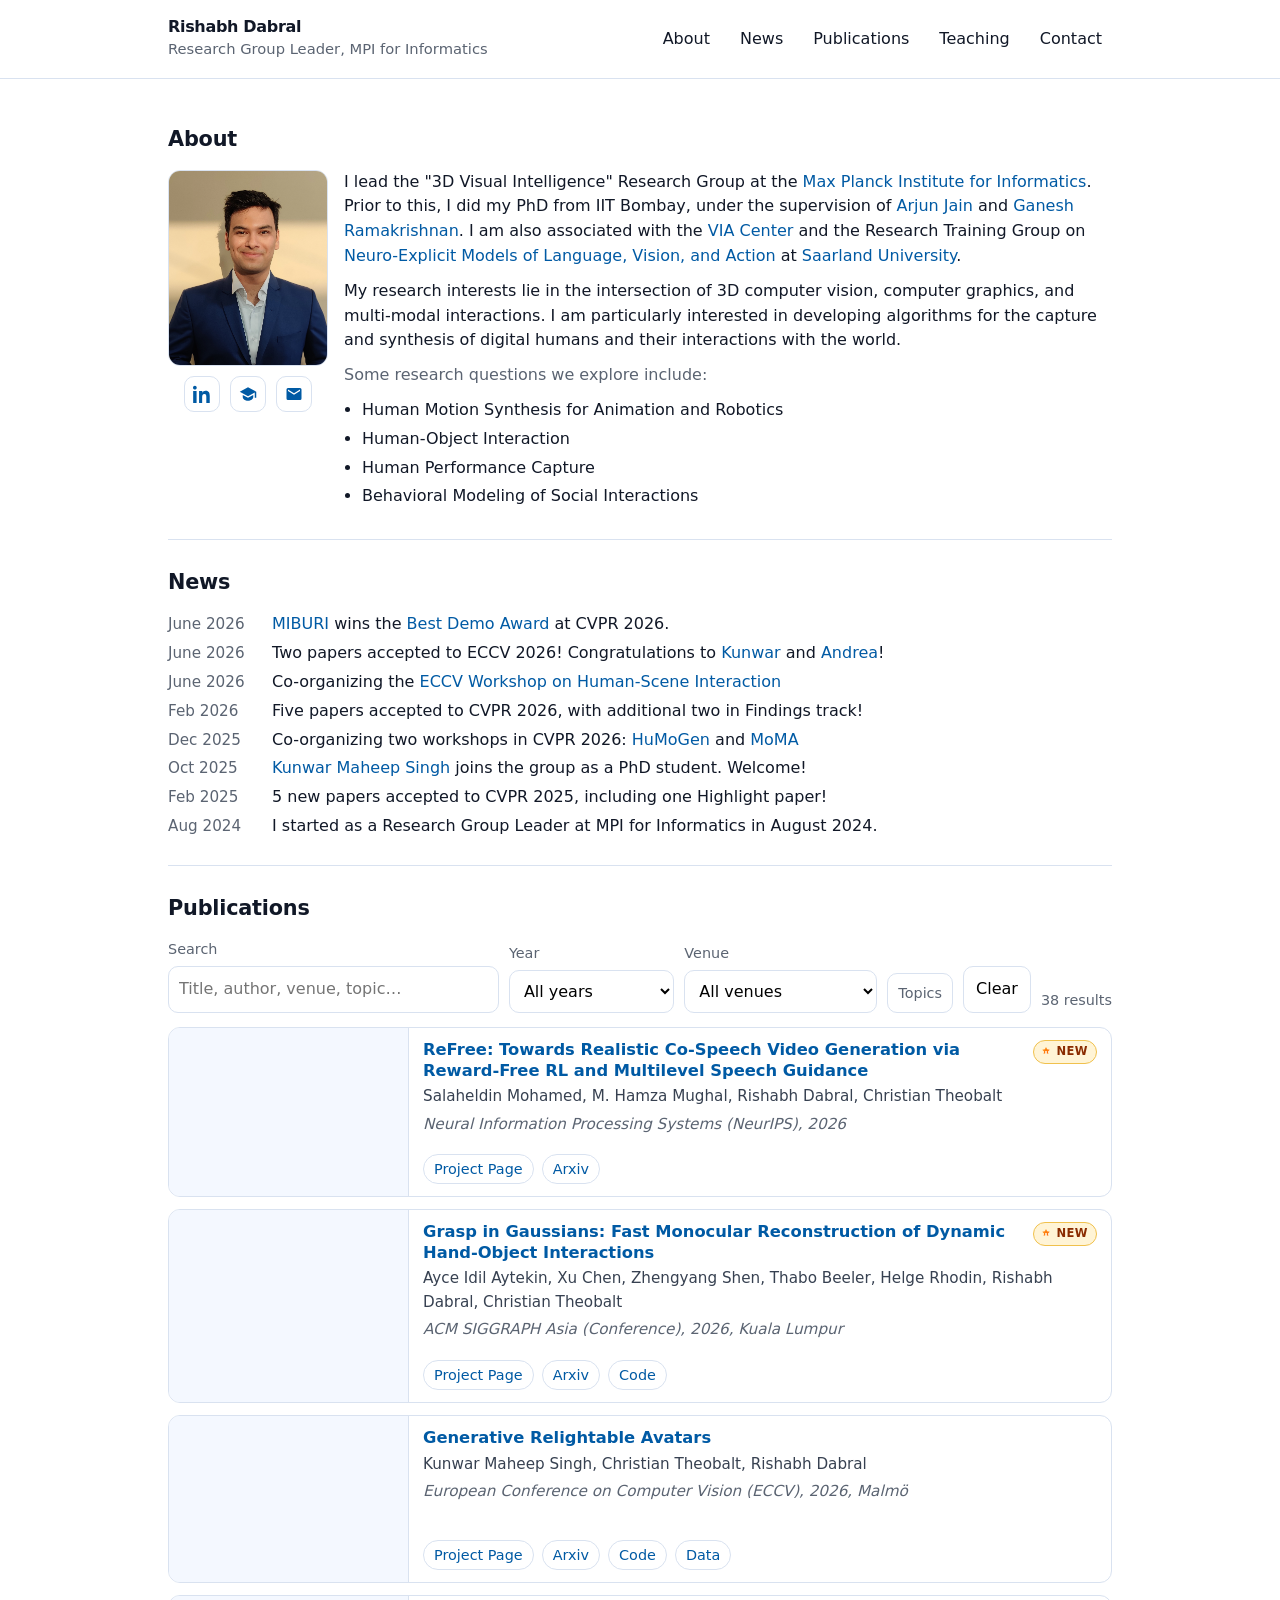
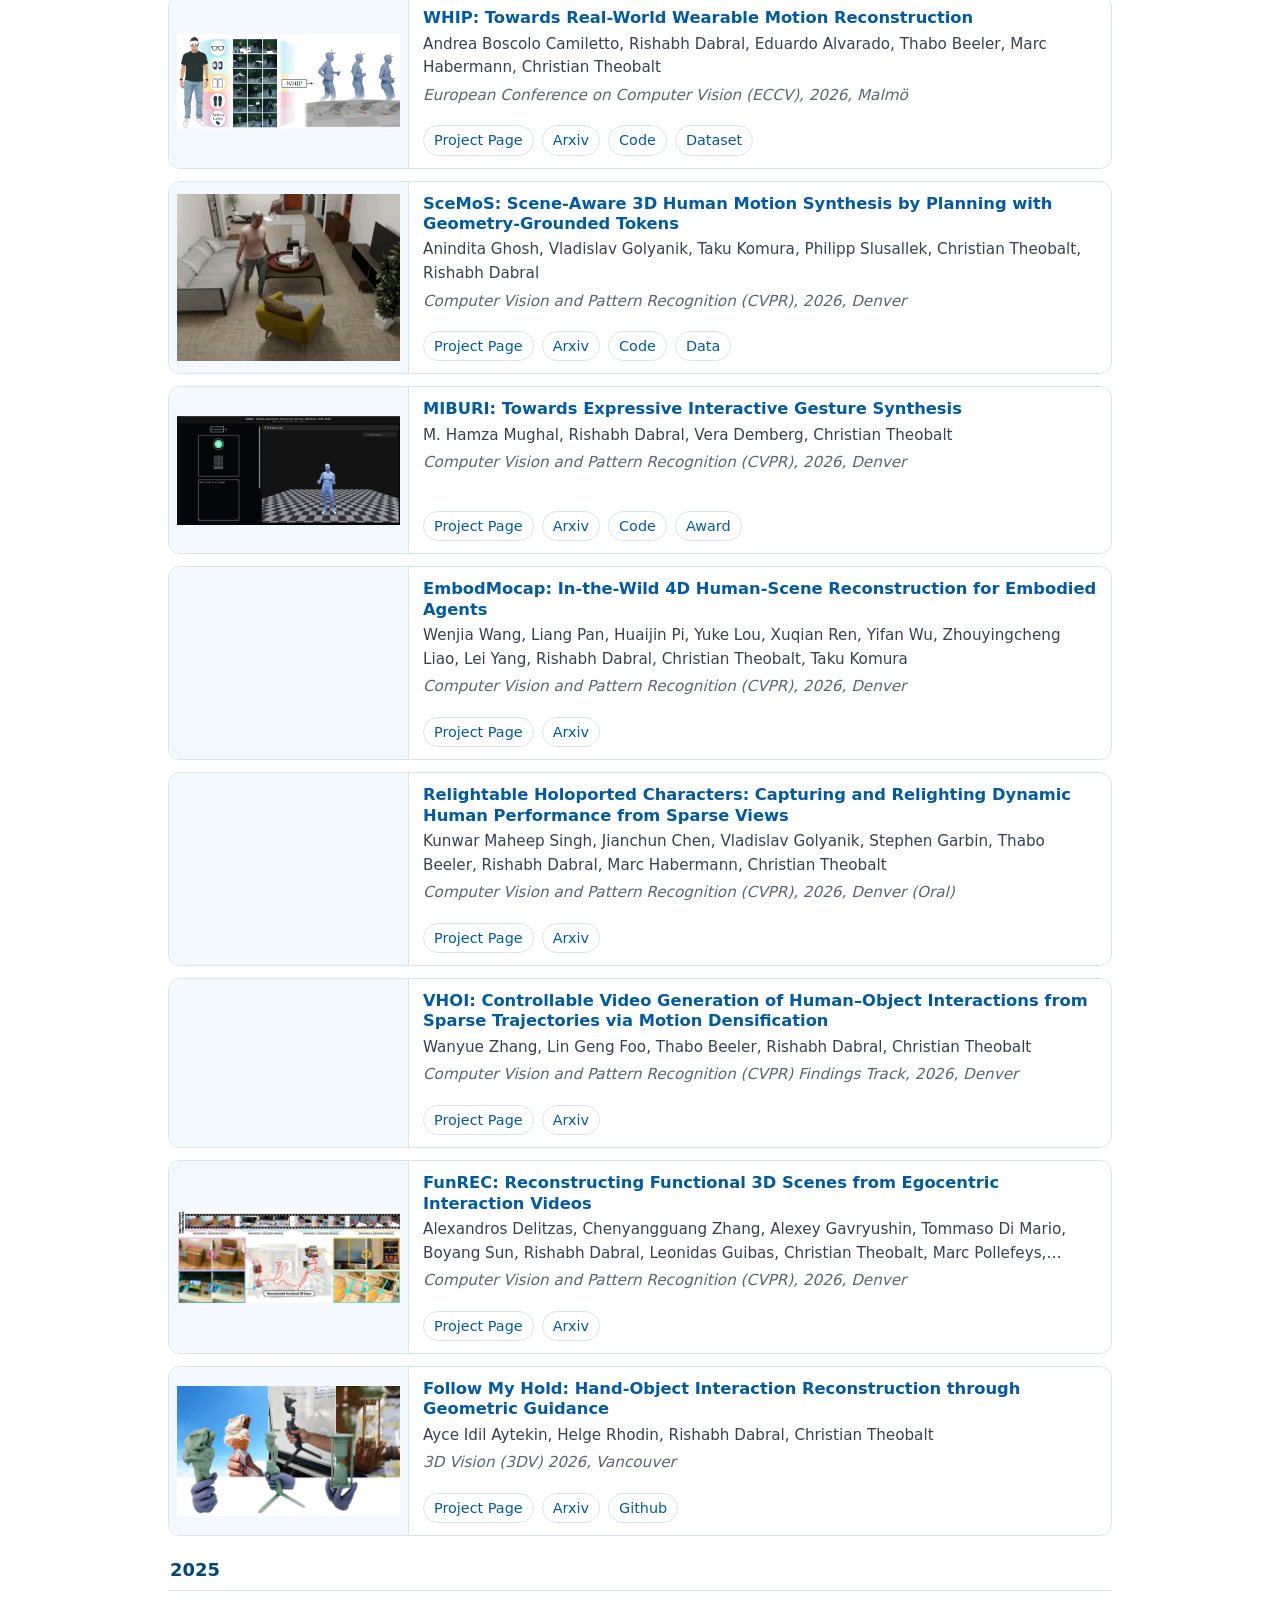
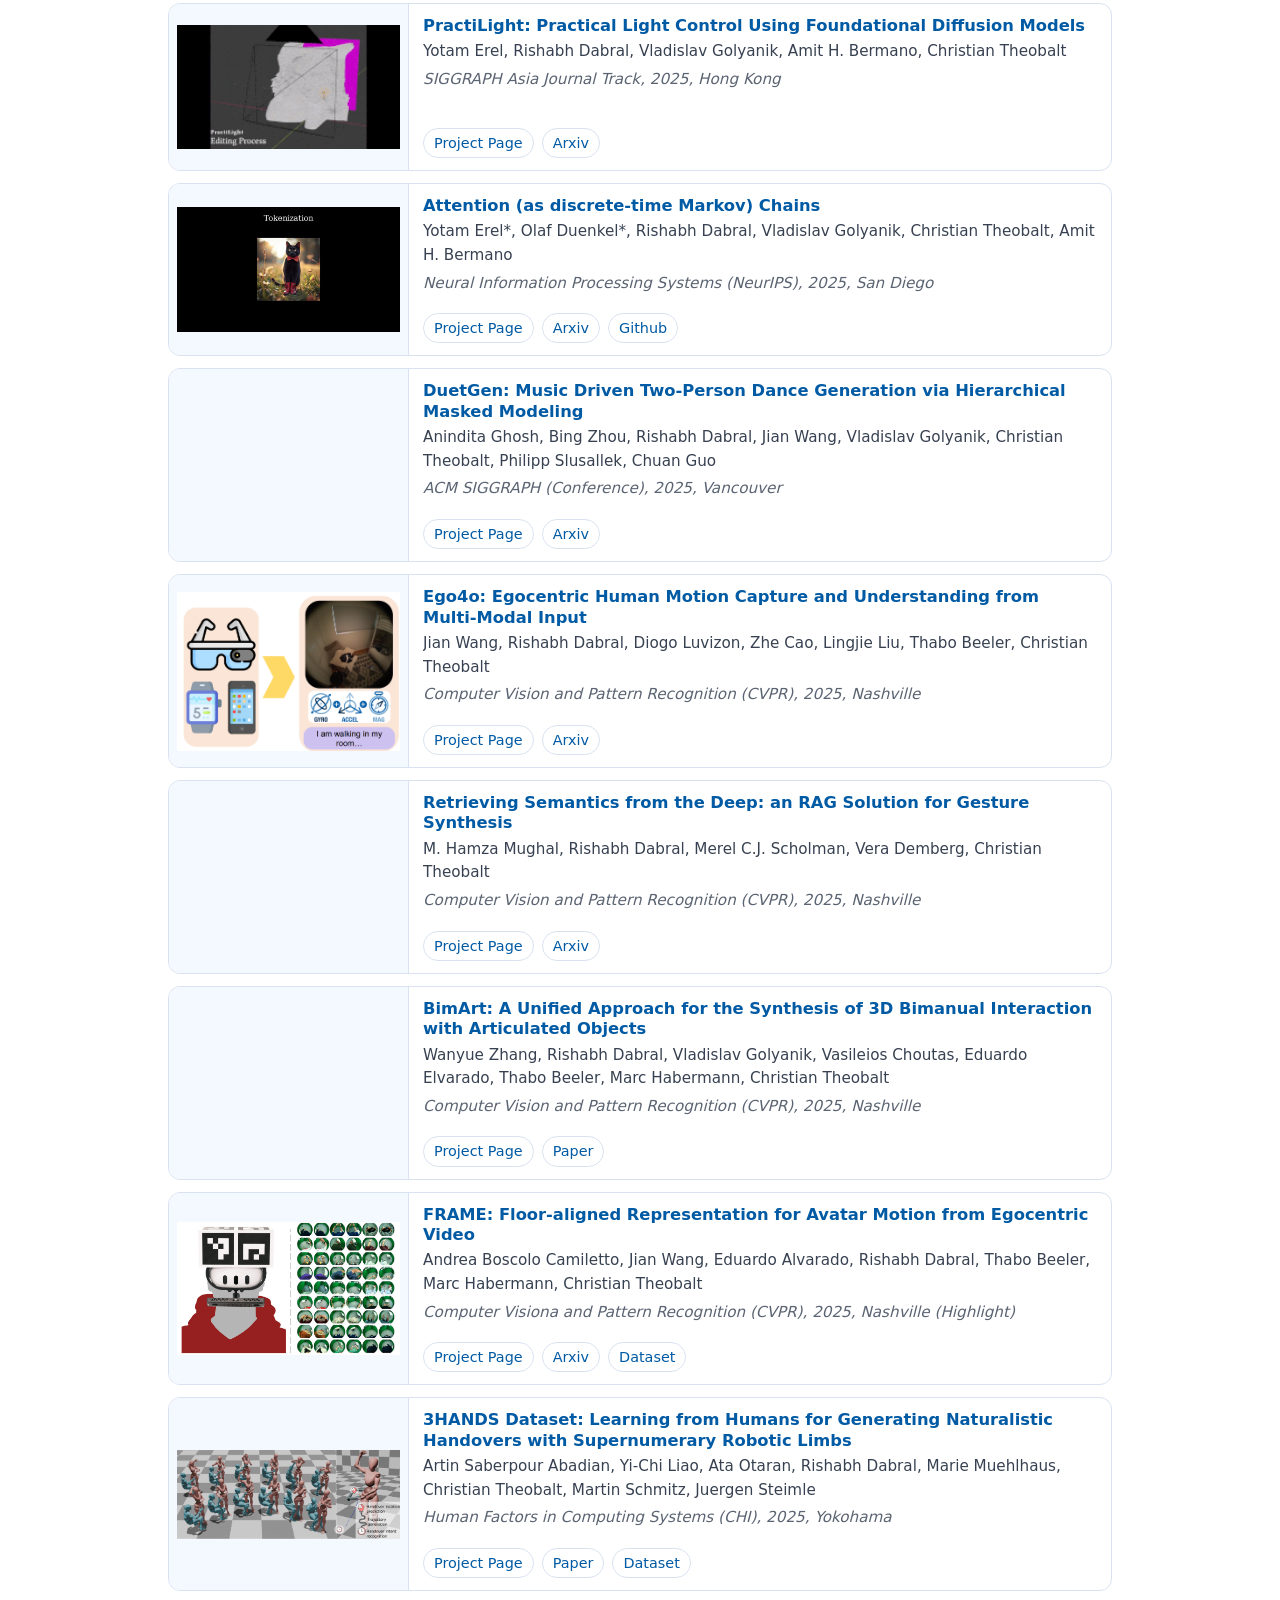
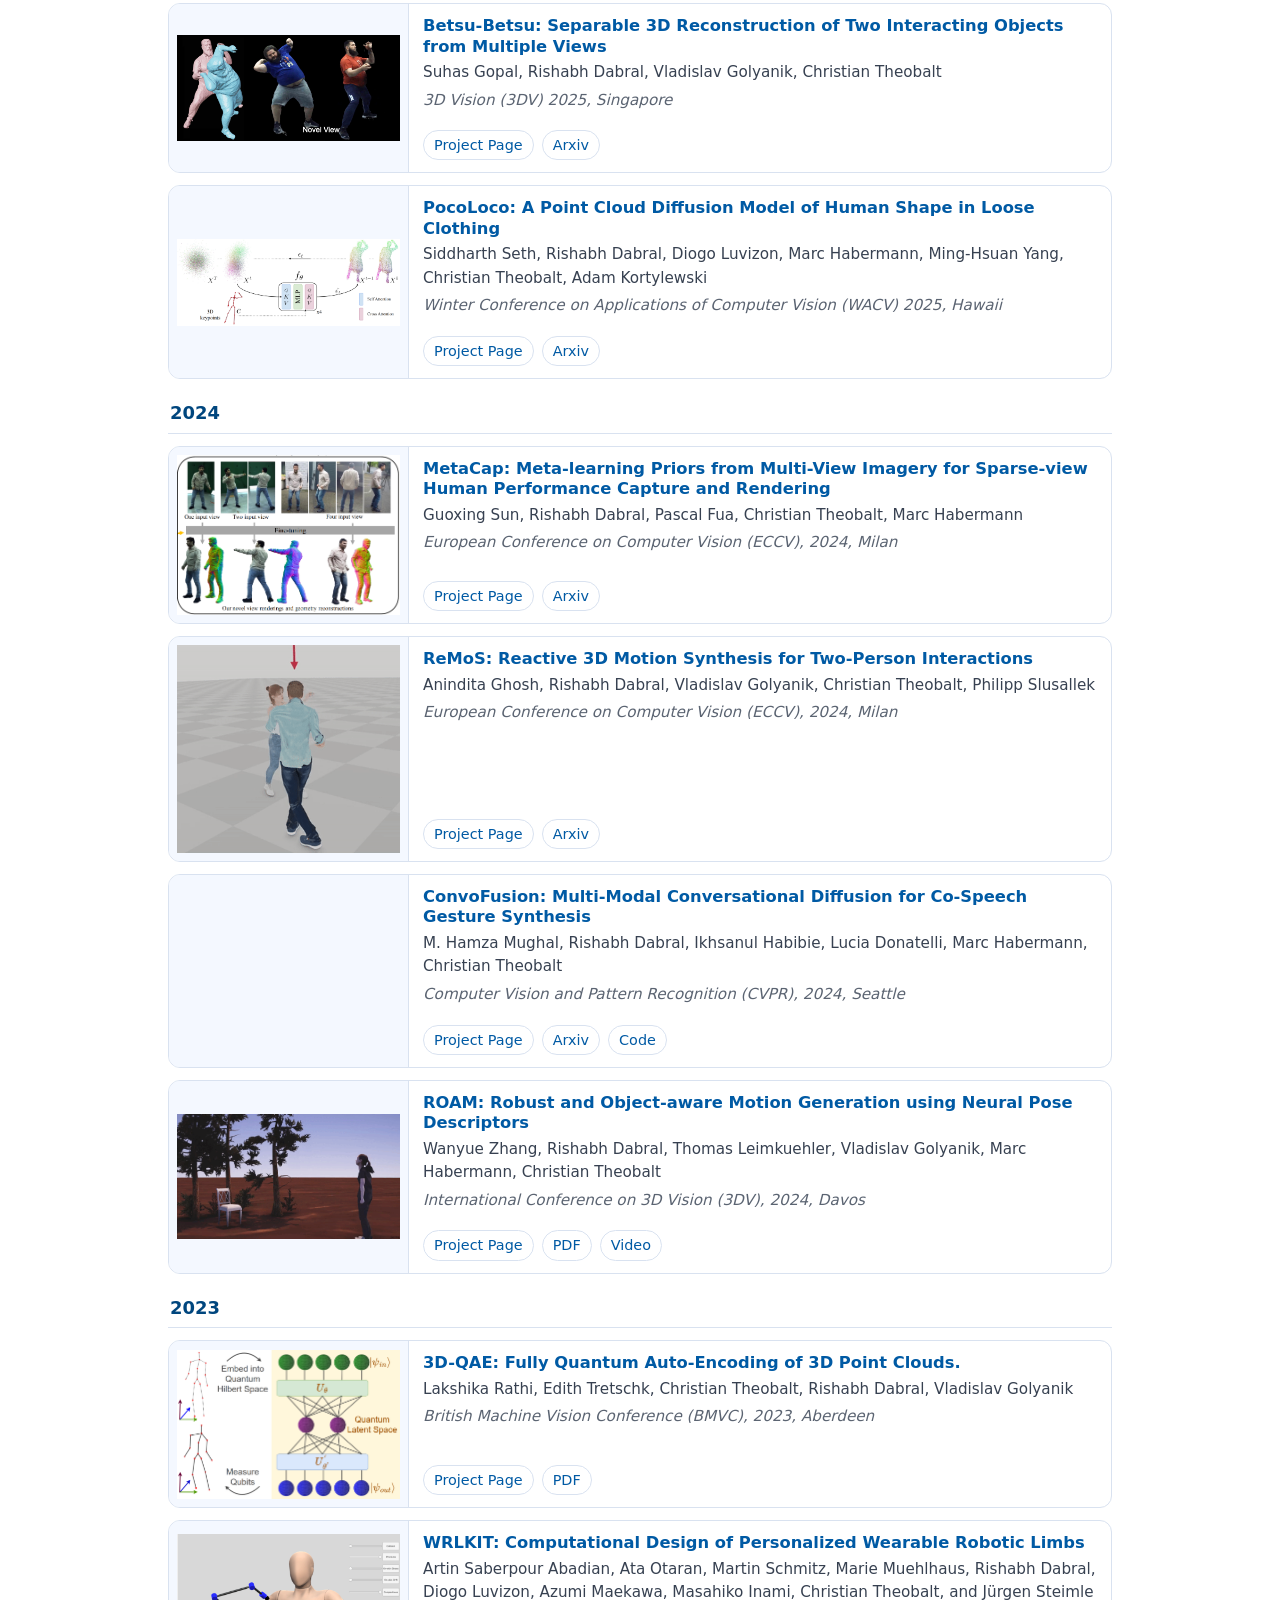
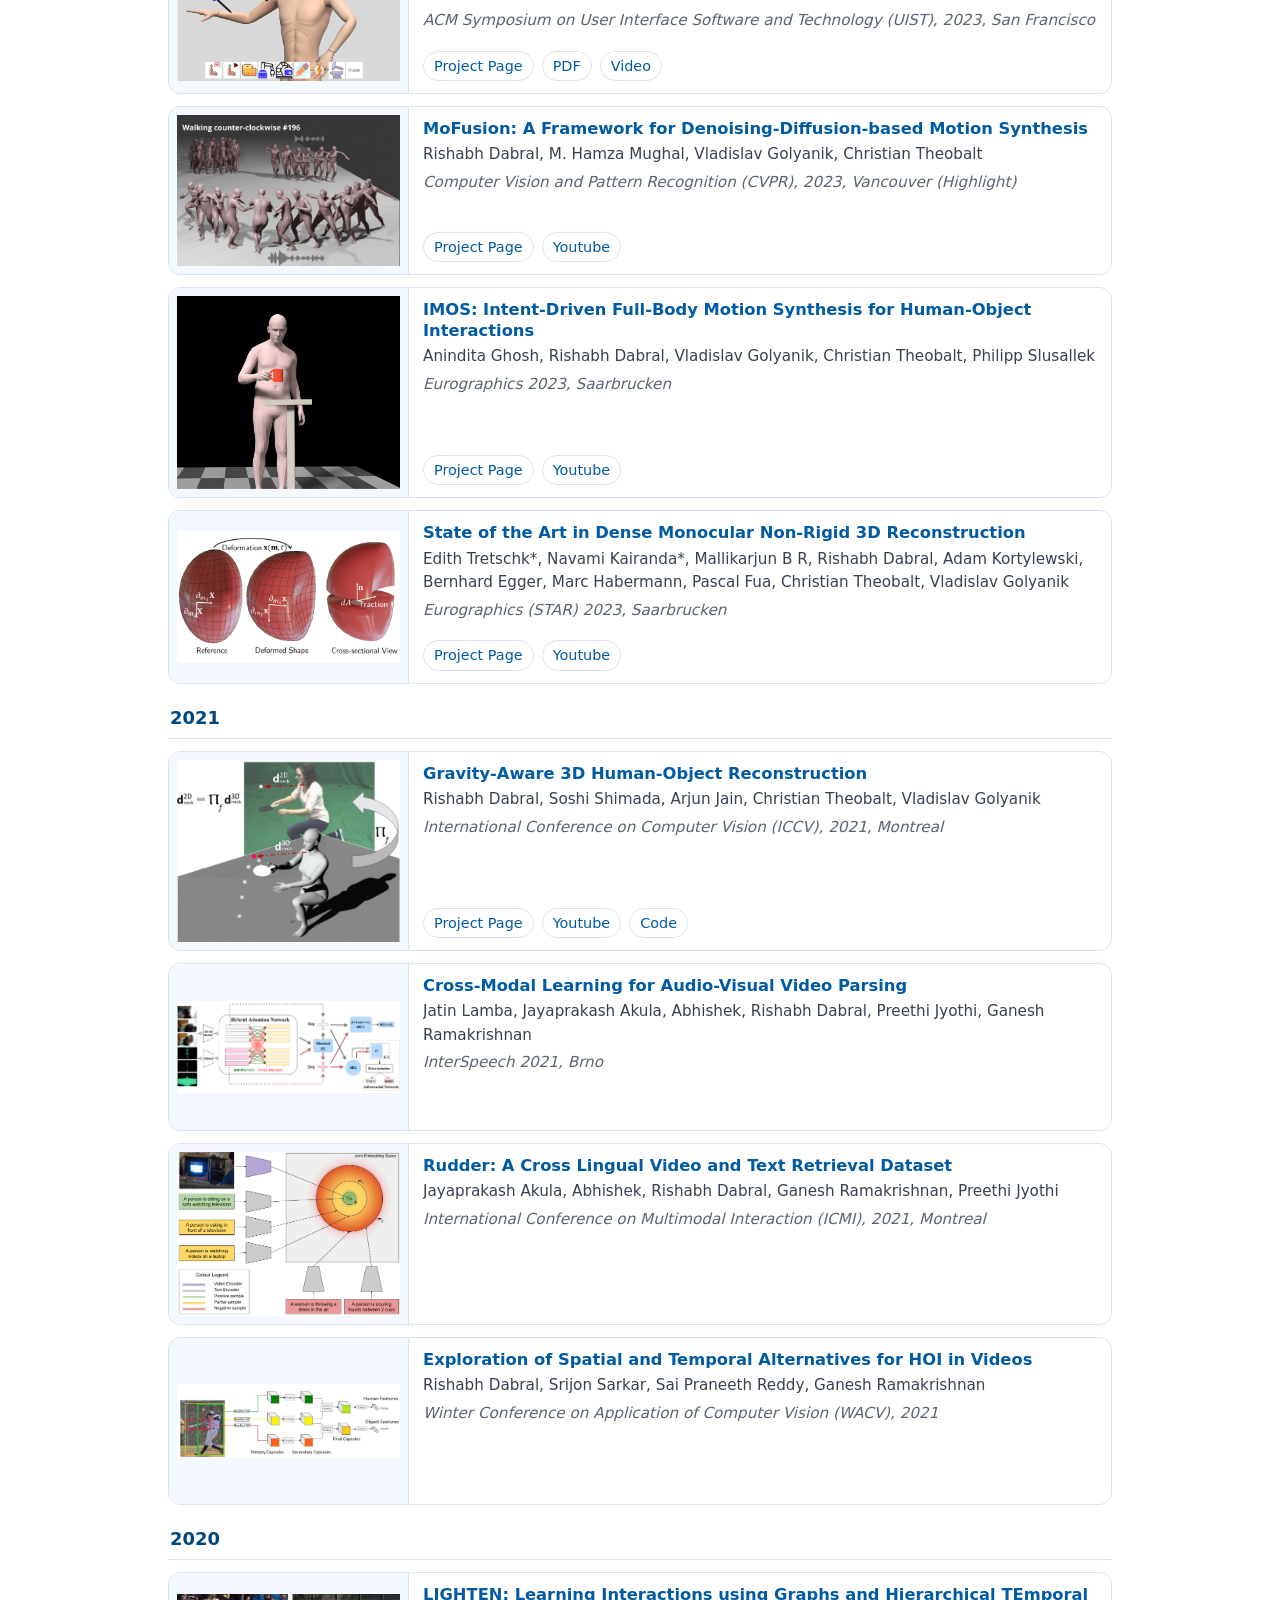
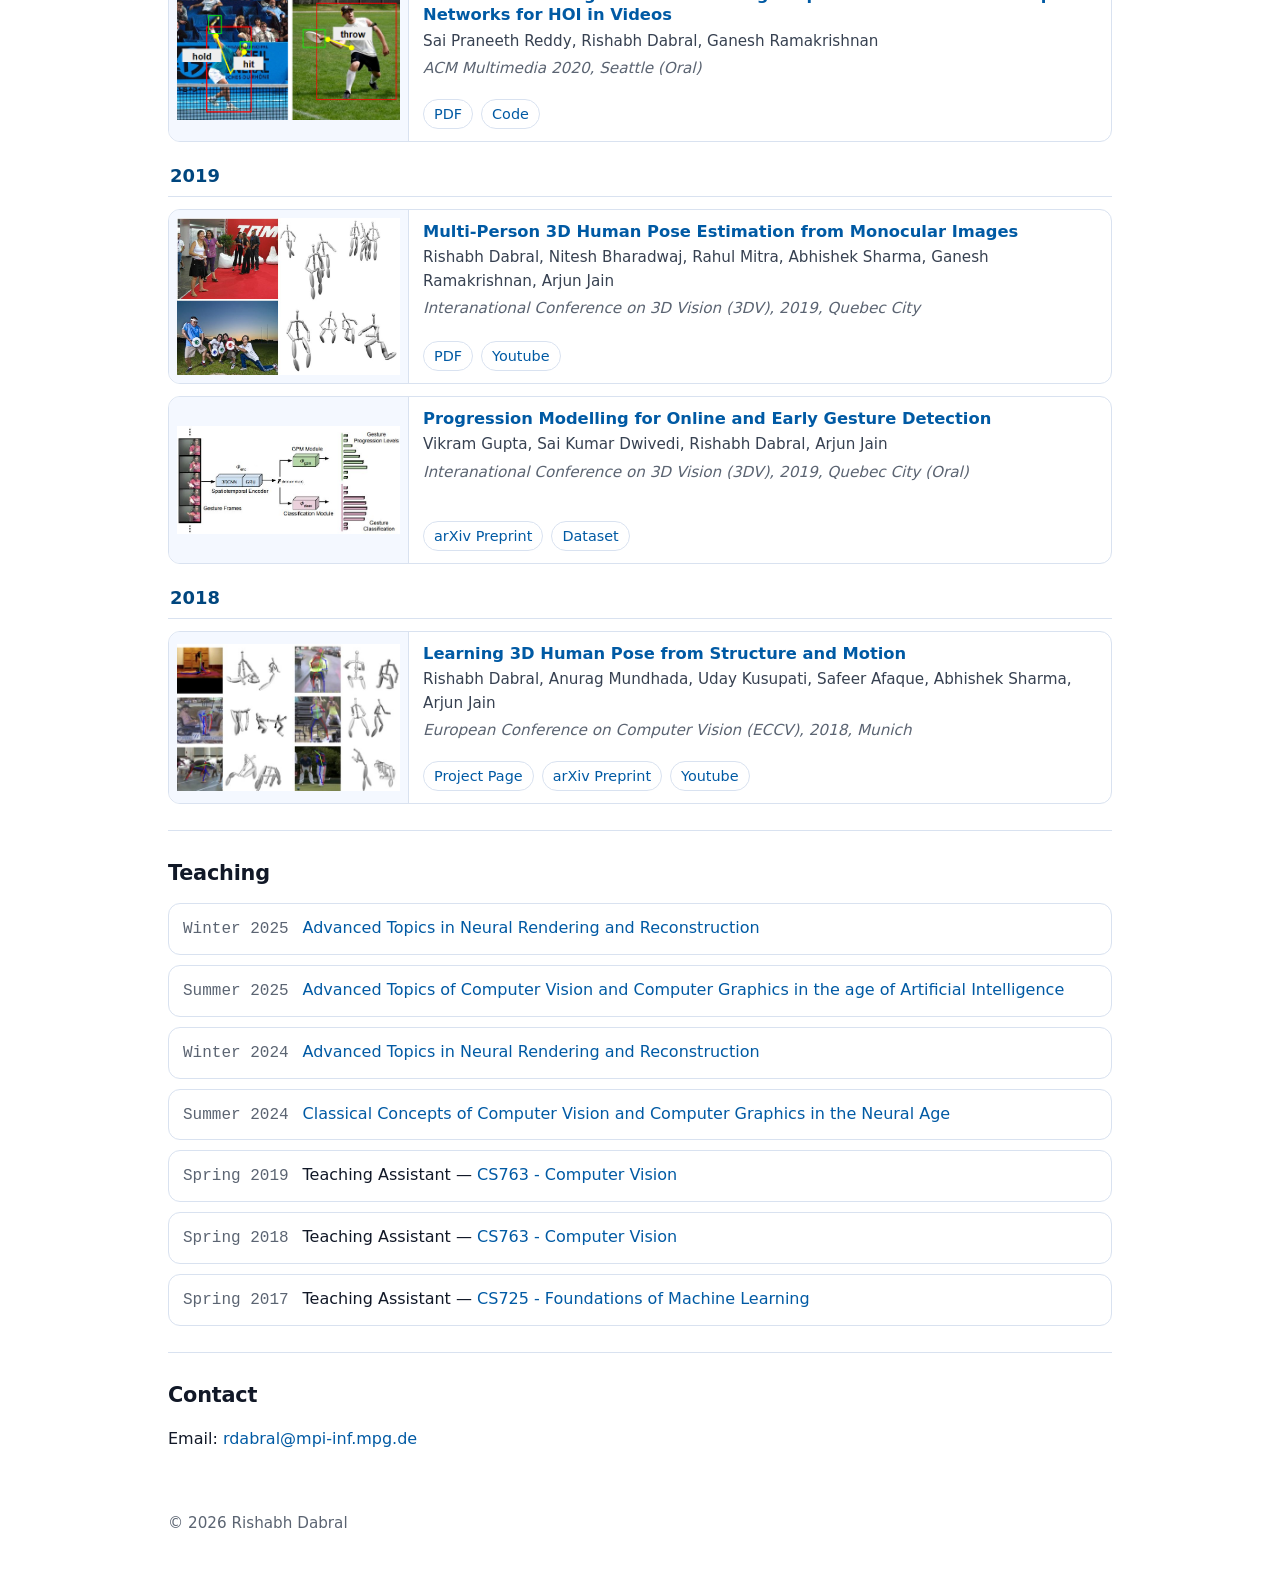
<file: index.html>
<!DOCTYPE html>

<html lang="en">
<head>
<meta charset="utf-8"/>
<meta content="width=device-width, initial-scale=1" name="viewport"/>
<title>Rishabh Dabral</title>
<meta content="Rishabh Dabral — 3D Visual Intelligence, human performance capture and synthesis." name="description"/>
<link href="assets/favicon.ico" rel="icon" type="image/svg+xml"/>
<link href="assets/style_mpi.css" rel="stylesheet"/>
<style>
  /* Social links under the About photo */
  .about-photo-wrap{display:flex;flex-direction:column;align-items:center;gap:10px}
  .about-social{display:flex;gap:10px;flex-wrap:wrap;justify-content:center}
  .about-social .icon-link{
    width:36px;height:36px;display:inline-flex;align-items:center;justify-content:center;
    border:1px solid var(--border);border-radius:10px;background:transparent;text-decoration:none
  }
  .about-social .icon-link:hover{background:var(--soft)}
  .about-social svg{width:18px;height:18px;fill:currentColor}
  .about-email{font-size:.92rem;color:var(--muted);text-align:center;line-height:1.25}
</style>
</head>
<body>

<a class="skip-link" href="#main">Skip to content</a>

<header class="site-header">
  <div class="container header-inner">
    <div class="brand" aria-label="Site">
      <div class="brand-text">
        <div class="brand-title">Rishabh Dabral</div>
        <div class="brand-subtitle">Research Group Leader, MPI for Informatics</div>
      </div>
    </div>

    <button class="nav-toggle" type="button" aria-label="Open menu" aria-expanded="false" aria-controls="site-nav">
      <span class="nav-toggle-bars" aria-hidden="true"></span>
    </button>

    <nav id="site-nav" class="site-nav" aria-label="Primary">
      <a href="#about">About</a>
      <a href="#news">News</a>
      <a href="#publications">Publications</a>
      <a href="#teaching">Teaching</a>
      <a href="#contact">Contact</a>
    </nav>
  </div>
</header>

<main class="container" id="main">
<!-- <section aria-label="Intro" class="intro">
<h2>Rishabh Dabral</h2> -->
<!-- <p>I lead the 3D Visual Intelligence group at MPI for Informatics. My work focuses on 3D human performance capture, synthesis, and multi-modal interactions.</p> -->
 <!-- <p> Research Group Leader </Max Planck Institute for Informatics</p> -->
<!-- </section> -->
<section class="section about" id="about">
<h2>About</h2>
<div class="about-grid">
<div class="about-photo-wrap">
<img alt="Portrait photo of Rishabh Dabral" class="about-photo" src="media/headshot2.png"/>
<div class="about-social" aria-label="Profile links">
  <a class="icon-link" href="https://www.linkedin.com/in/rishabh-dabral-bb316095/" target="_blank" rel="noopener noreferrer" aria-label="LinkedIn" title="LinkedIn"><svg viewBox="0 0 24 24" aria-hidden="true"><path d="M4.98 3.5C4.98 4.88 3.87 6 2.5 6S0 4.88 0 3.5 1.12 1 2.5 1s2.48 1.12 2.48 2.5ZM.22 24h4.56V7.98H.22V24ZM8.09 7.98H12.46v2.19h.06c.61-1.16 2.1-2.38 4.32-2.38 4.62 0 5.47 3.04 5.47 6.99V24h-4.56v-7.74c0-1.85-.03-4.22-2.57-4.22-2.57 0-2.96 2.01-2.96 4.09V24H8.09V7.98Z"/></svg></a>
  <a class="icon-link" href="https://scholar.google.com/citations?user=hLZNpkMAAAAJ" target="_blank" rel="noopener noreferrer" aria-label="Google Scholar" title="Google Scholar"><svg viewBox="0 0 24 24" aria-hidden="true"><path d="M12 3 1 9l11 6 9-4.91V17h2V9L12 3Zm0 14L5 13.27V16c0 2.76 3.13 5 7 5s7-2.24 7-5v-2.73L12 17Z"/></svg></a>
  <a class="icon-link" href="mailto:rda%62ral%40mpi%2Di%6E%66.m%70g.de" aria-label="Email" title="Email"><svg viewBox="0 0 24 24" aria-hidden="true"><path d="M20 4H4a2 2 0 0 0-2 2v12a2 2 0 0 0 2 2h16a2 2 0 0 0 2-2V6a2 2 0 0 0-2-2Zm0 4-8 5L4 8V6l8 5 8-5v2Z"/></svg></a>
</div>

</div>
<div>
<p>I lead the "3D Visual Intelligence" Research Group at the <a href="https://www.mpi-inf.mpg.de/home/" rel="noopener noreferrer" target="_blank">Max Planck Institute for Informatics</a>. Prior to this, I did my PhD from IIT Bombay, under the supervision of <a href="https://www.arjunjain.co.in/" target="_blank" rel="noopener noreferrer">Arjun Jain</a> and <a href="https://www.cse.iitb.ac.in/~ganesh/" target="_blank" rel="noopener noreferrer">Ganesh Ramakrishnan</a>. I am also associated with the <a href="https://www.via-center.science/" rel="noopener noreferrer" target="_blank">VIA Center</a> and the  Research Training Group on <a href="https://www.neuroexplicit.org/" rel="noopener noreferrer" target="_blank">Neuro-Explicit Models of Language, Vision, and Action</a> at <a href="https://www.uni-saarland.de/en/home.html" rel="noopener noreferrer" target="_blank">Saarland University</a>.</p>
<p>My research interests lie in the intersection of 3D computer vision, computer graphics, and multi-modal interactions. I am particularly interested in developing algorithms for the capture and synthesis of digital humans and their interactions with the world.</p>
<p class="subtle">Some research questions we explore include:</p>
<ul>
<li>Human Motion Synthesis for Animation and Robotics</li><li>Human-Object Interaction</li><li>Human Performance Capture</li><li>Behavioral Modeling of Social Interactions</li>
</ul>
<!-- <div class="callout"><strong>Open PhD positions.</strong> We are looking for outstanding PhD students to join us. If the topics above excite you, please reach out with an email containing your CV, transcripts, and a research statement describing your past work and your motivation behind pursuing a PhD.</div>
</div> -->
</div>
</section>
<section class="section" id="news">
<h2>News</h2>
<ul class="news-list" id="news-list"><noscript>Enable JavaScript to see the latest news updates.</noscript></ul>
</section>
<section class="section" id="publications">
<h2>Publications</h2><div class="pub-controls"><label class="control"><span>Search</span><input autocomplete="off" id="pub-search" placeholder="Title, author, venue, topic…" type="search"/></label><label class="control"><span>Year</span><select aria-label="Filter by year" id="pub-year"></select></label><label class="control"><span>Venue</span><select aria-label="Filter by venue" id="pub-venue"></select></label><details class="topic-details"><summary>Topics</summary><div class="topic-list" id="topic-list"></div></details><button class="btn-small" id="pub-clear" type="button">Clear</button><div aria-live="polite" class="pub-count" id="pub-count"></div></div><div aria-live="polite" class="pub-list" id="pub-list"></div>

</section>
<section class="section" id="teaching">
<h2>Teaching</h2>
<ul class="teaching-list">
<li><span class="when">Winter 2025</span> <a href="https://vcai.mpi-inf.mpg.de/teaching/vcai_lecture_SS26/" rel="noopener noreferrer" target="_blank">Advanced Topics in Neural Rendering and Reconstruction</a></li>
<li><span class="when">Summer 2025</span> <a href="https://vcai.mpi-inf.mpg.de/teaching/vcai_seminar_2025/topics.html" rel="noopener noreferrer" target="_blank">Advanced Topics of Computer Vision and Computer Graphics in the age of Artificial Intelligence</a></li>
<li><span class="when">Winter 2024</span> <a href="https://vcai.mpi-inf.mpg.de/teaching/vcai_lecture_WS2425/" rel="noopener noreferrer" target="_blank">Advanced Topics in Neural Rendering and Reconstruction</a></li>
<li><span class="when">Summer 2024</span> <a href="https://vcai.mpi-inf.mpg.de/teaching/vcai_seminar_2024/topics.html" rel="noopener noreferrer" target="_blank">Classical Concepts of Computer Vision and Computer Graphics in the Neural Age</a></li>
<li><span class="when">Spring 2019</span> Teaching Assistant — <a href="https://github.com/cs763/Spring2019" rel="noopener noreferrer" target="_blank">CS763 - Computer Vision</a></li>
<li><span class="when">Spring 2018</span> Teaching Assistant — <a href="https://github.com/cs763/Spring2018" rel="noopener noreferrer" target="_blank">CS763 - Computer Vision</a></li>
<li><span class="when">Spring 2017</span> Teaching Assistant — <a href="https://www.cse.iitb.ac.in/~cs725/" rel="noopener noreferrer" target="_blank">CS725 - Foundations of Machine Learning</a></li>
</ul>
</section>
<section class="section" id="contact">
<h2>Contact</h2>
<p>Email: <a href="mailto:rda%62ral%40mpi%2Di%6E%66.m%70g.de">rdabral@mpi-inf.mpg.de</a></p>
</section>
<footer class="footer">
<div>© 2026 Rishabh Dabral</div>
</footer>
</main>
<script src="assets/site.js" defer></script></body>
</html>
</file>
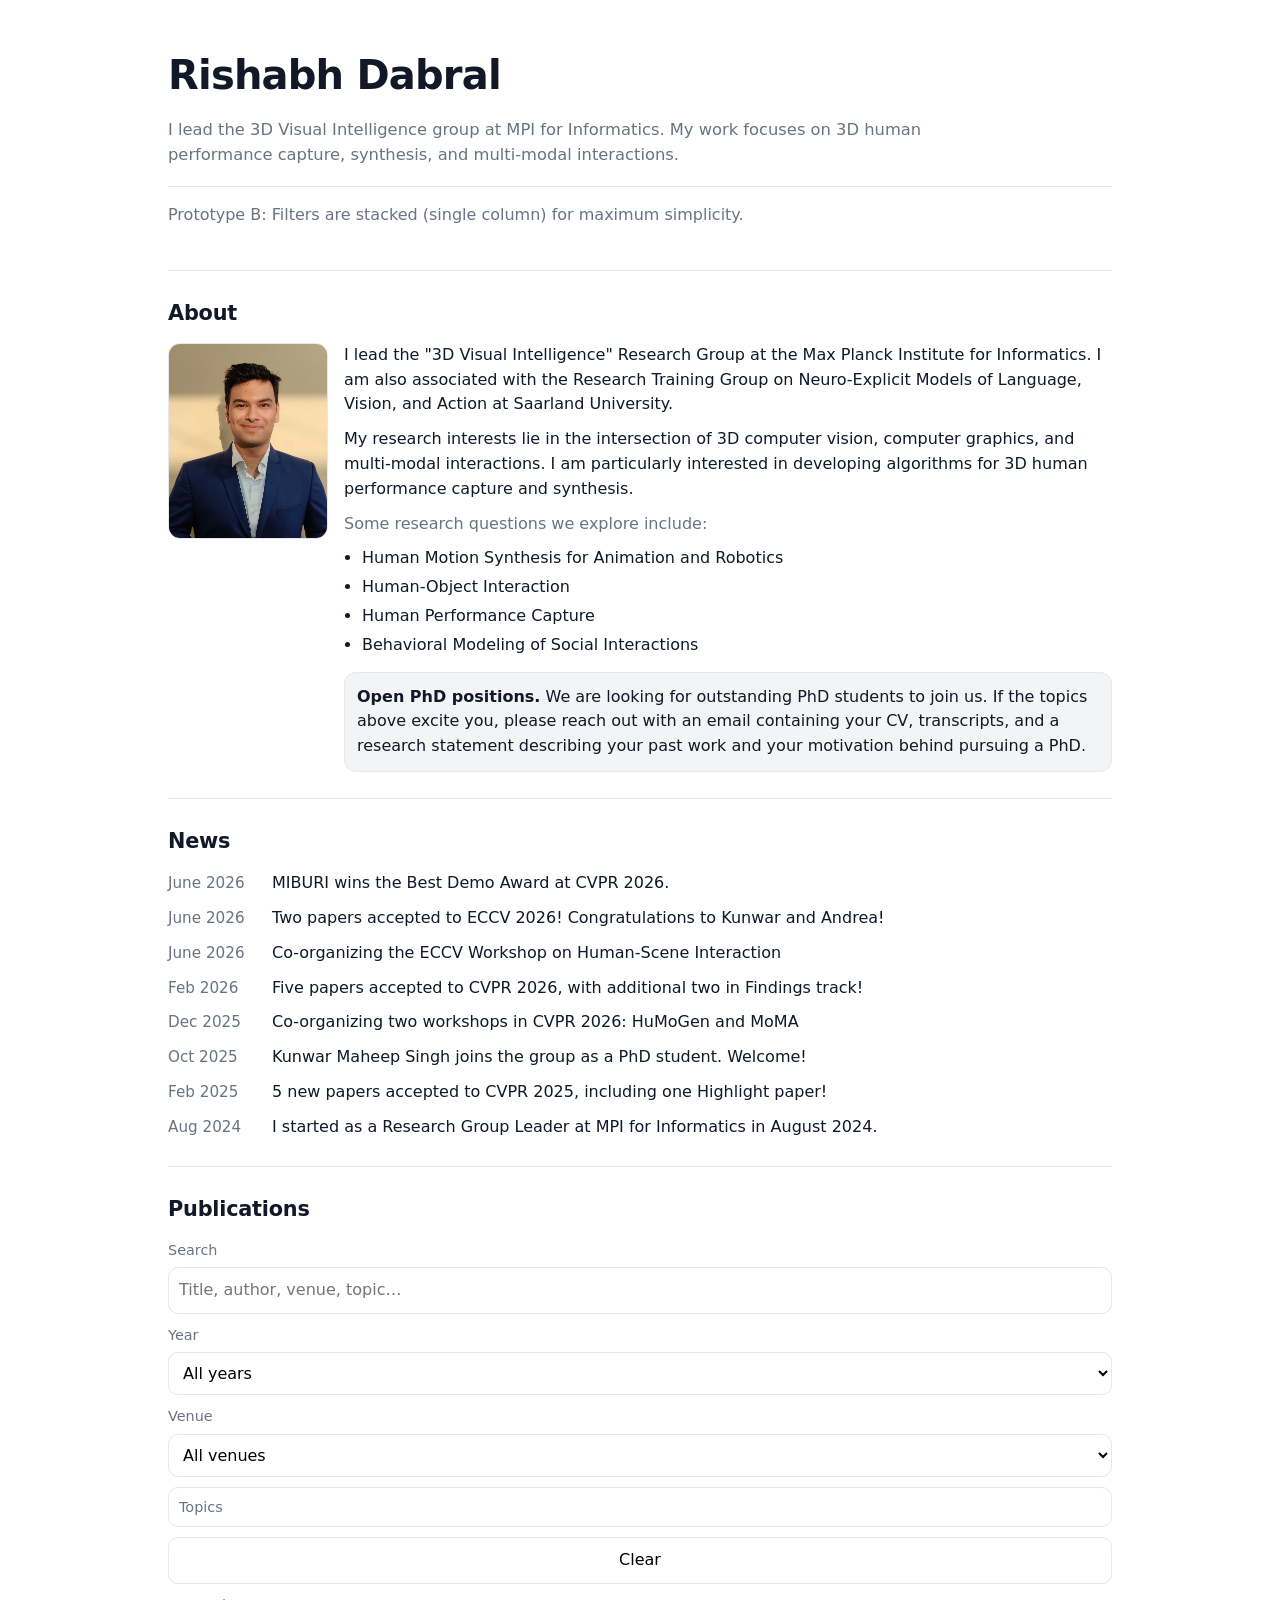
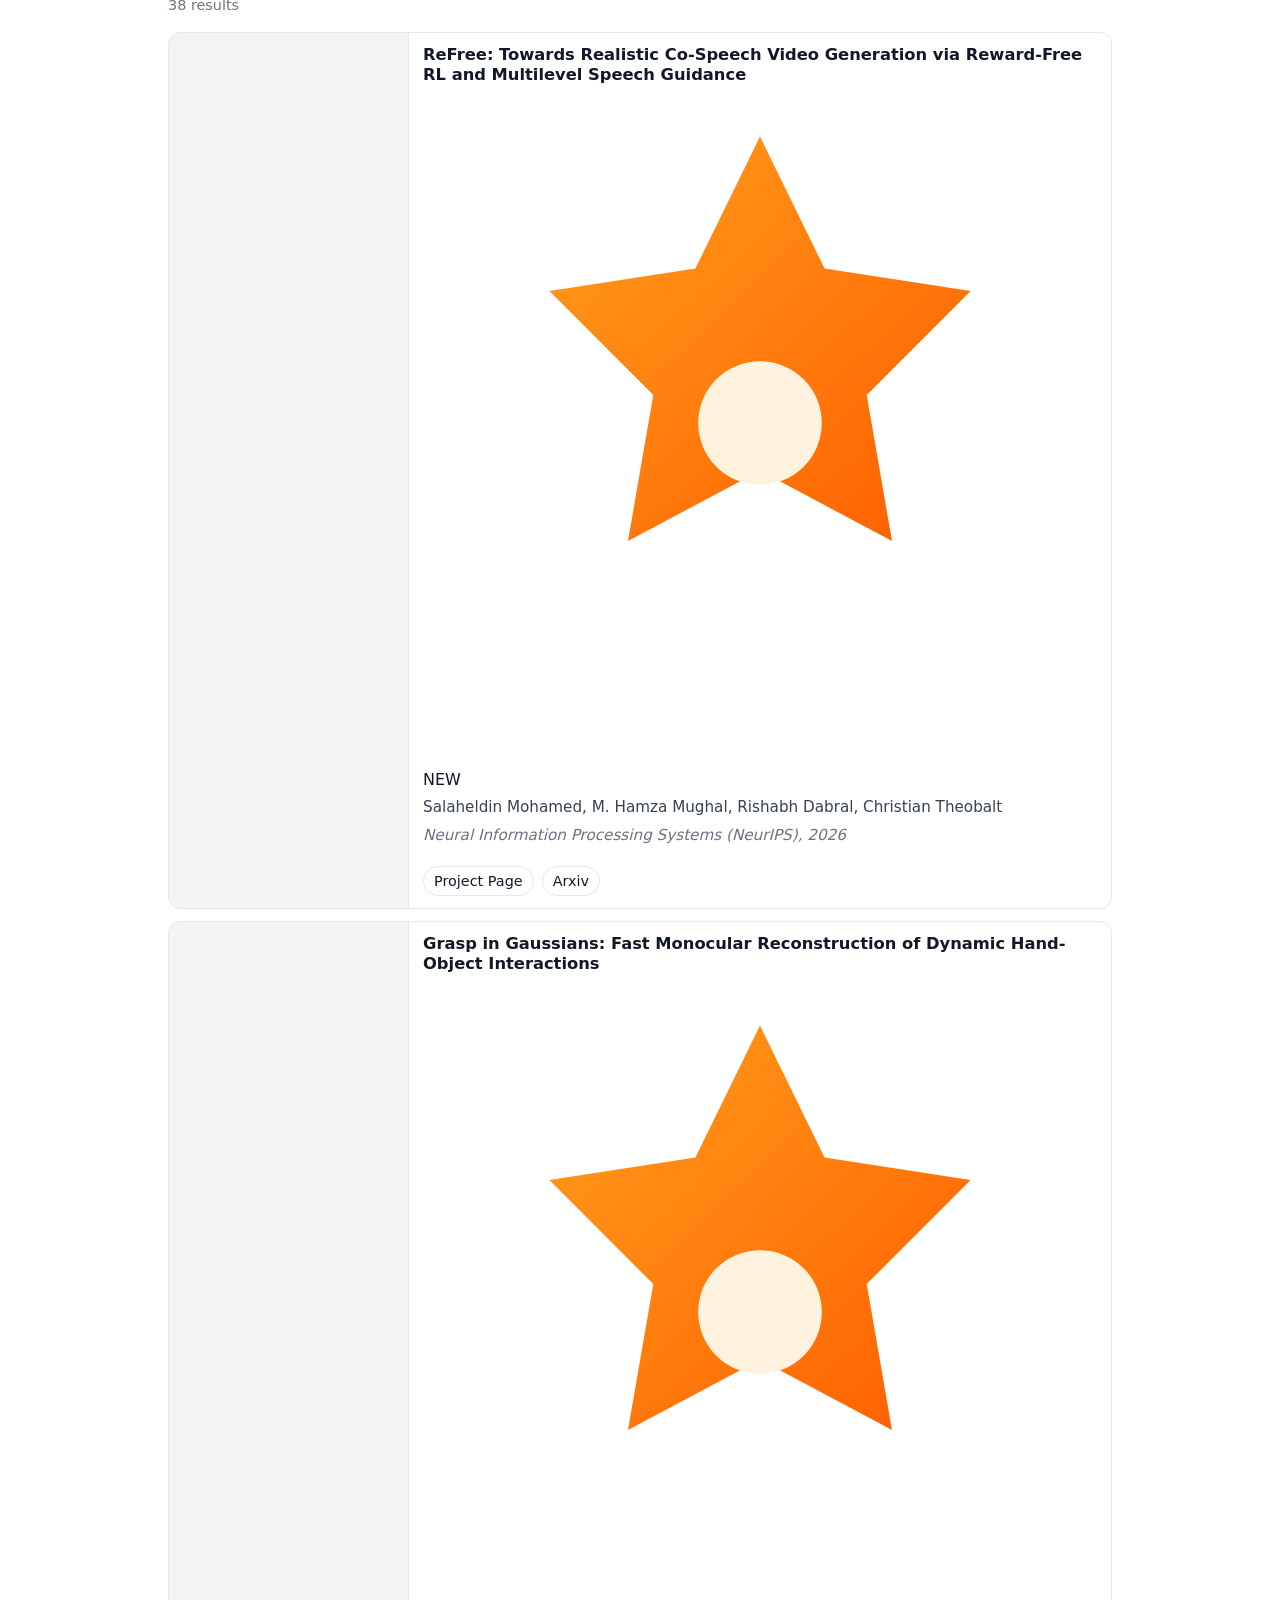
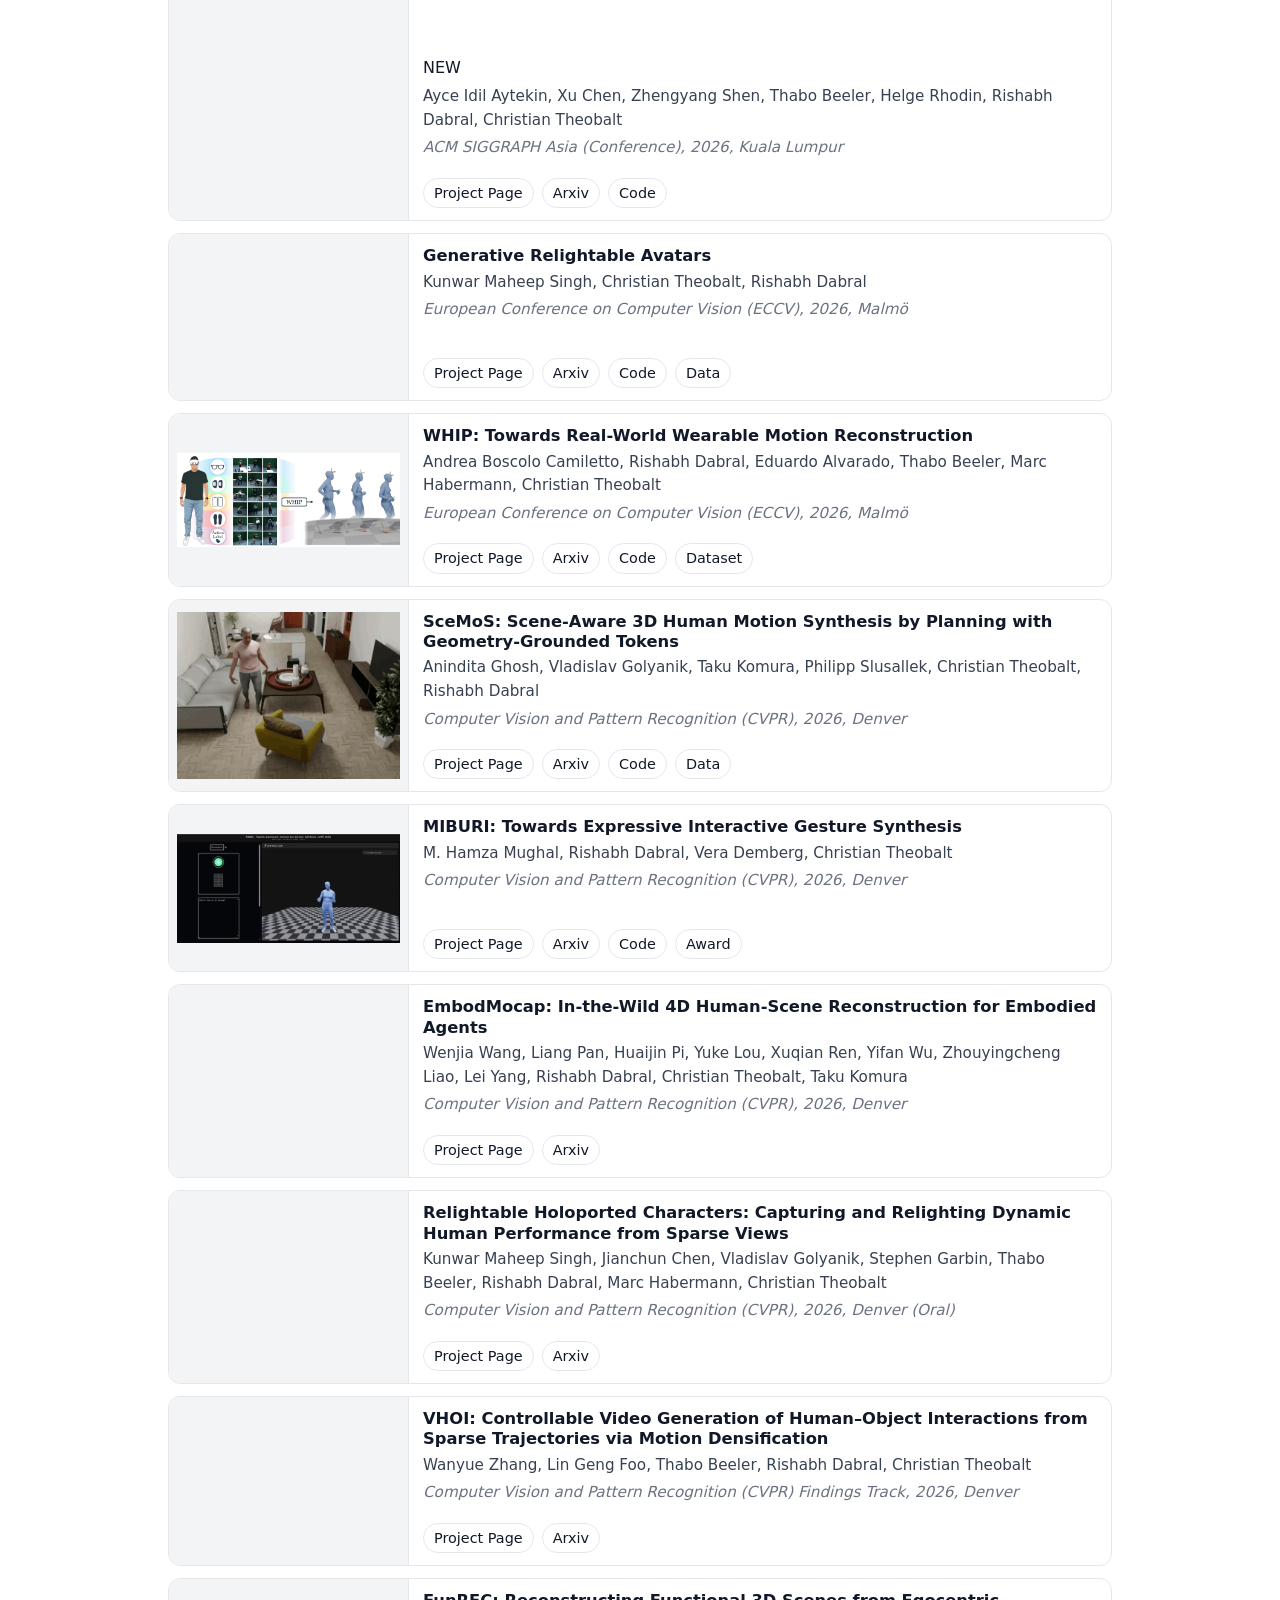
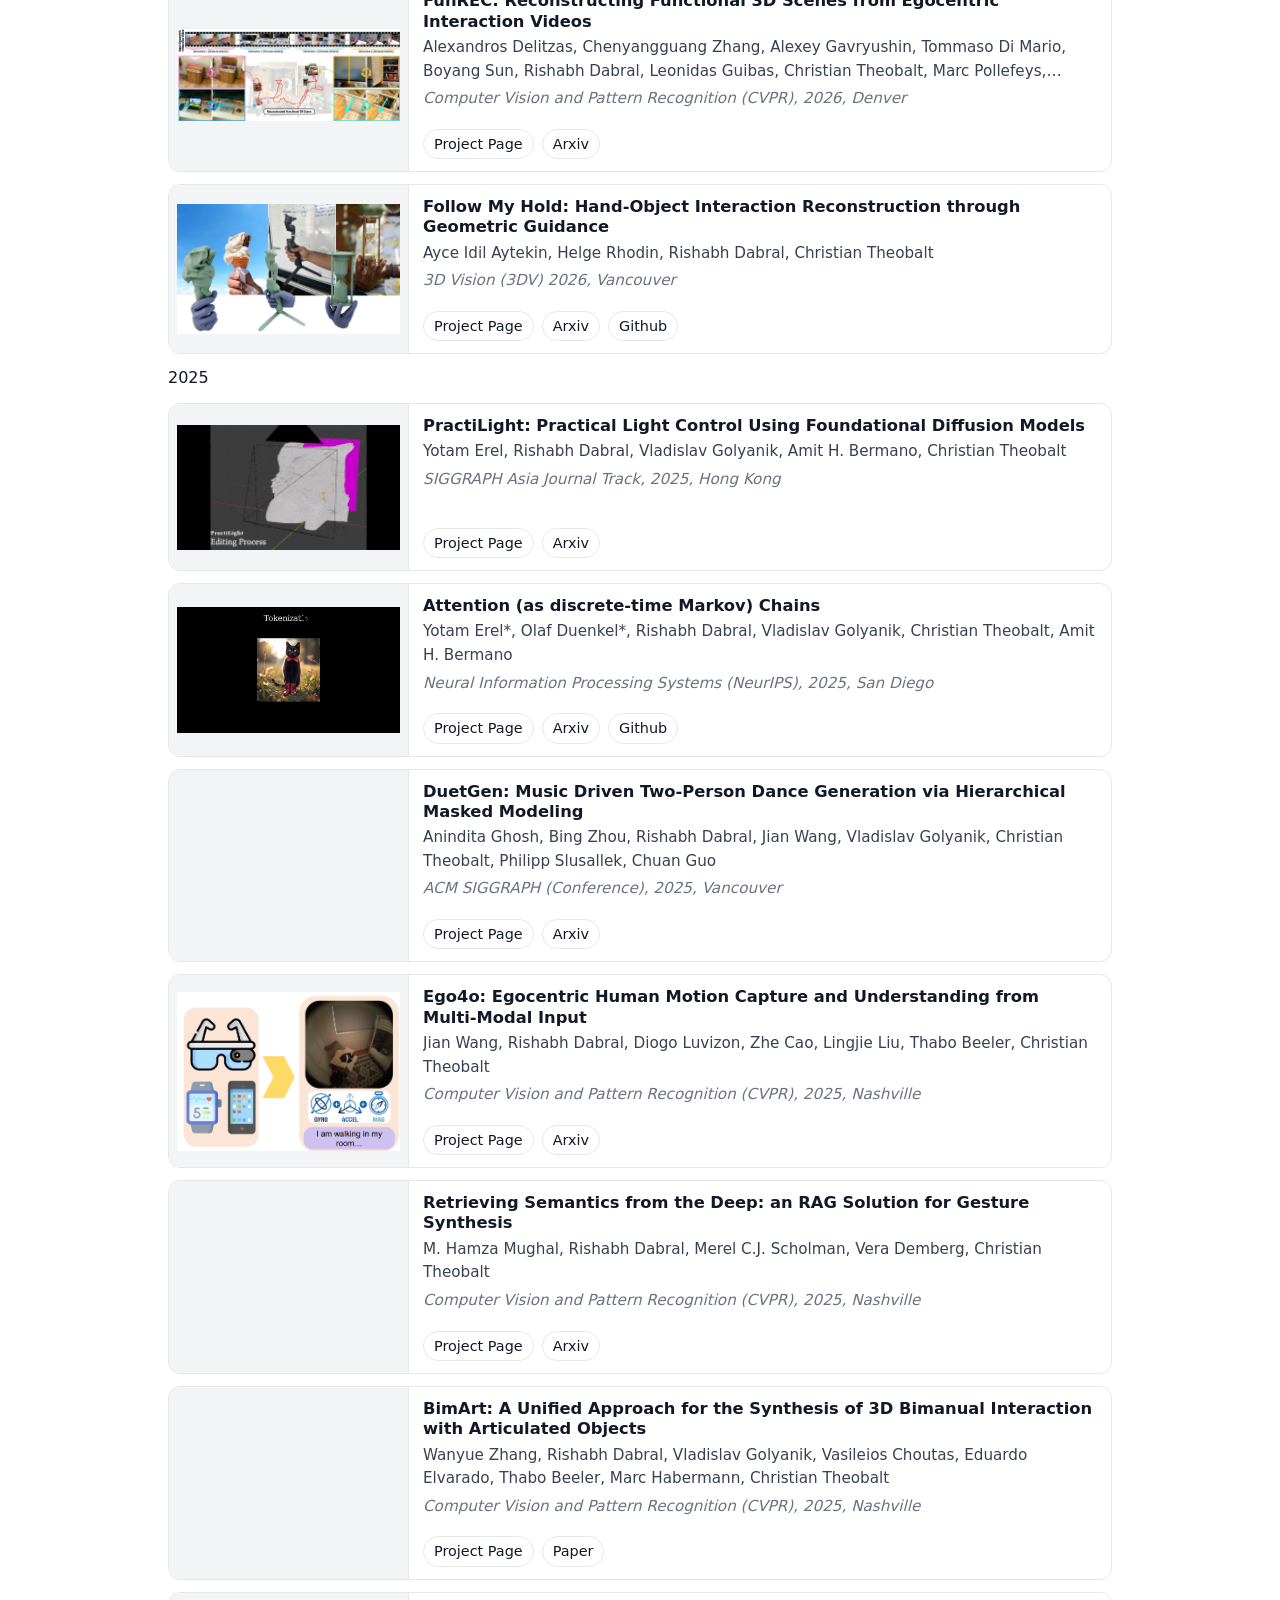
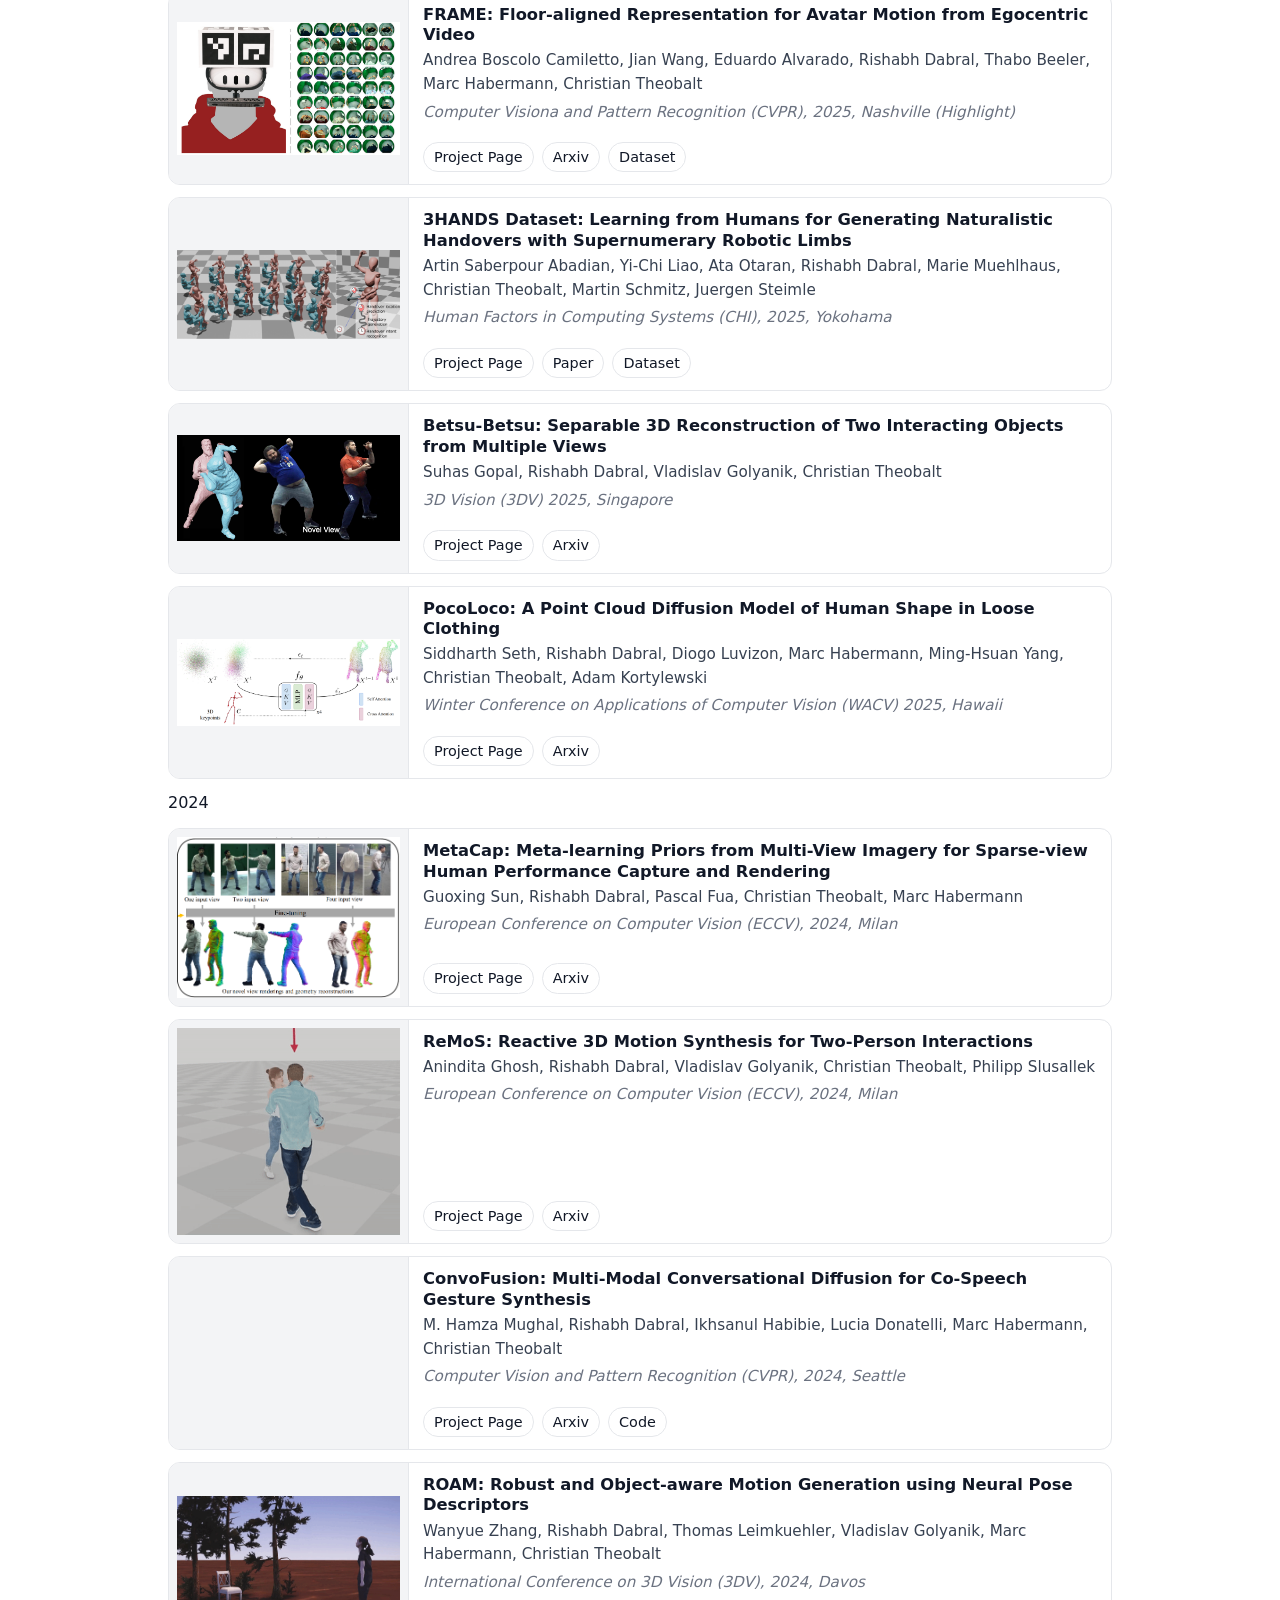
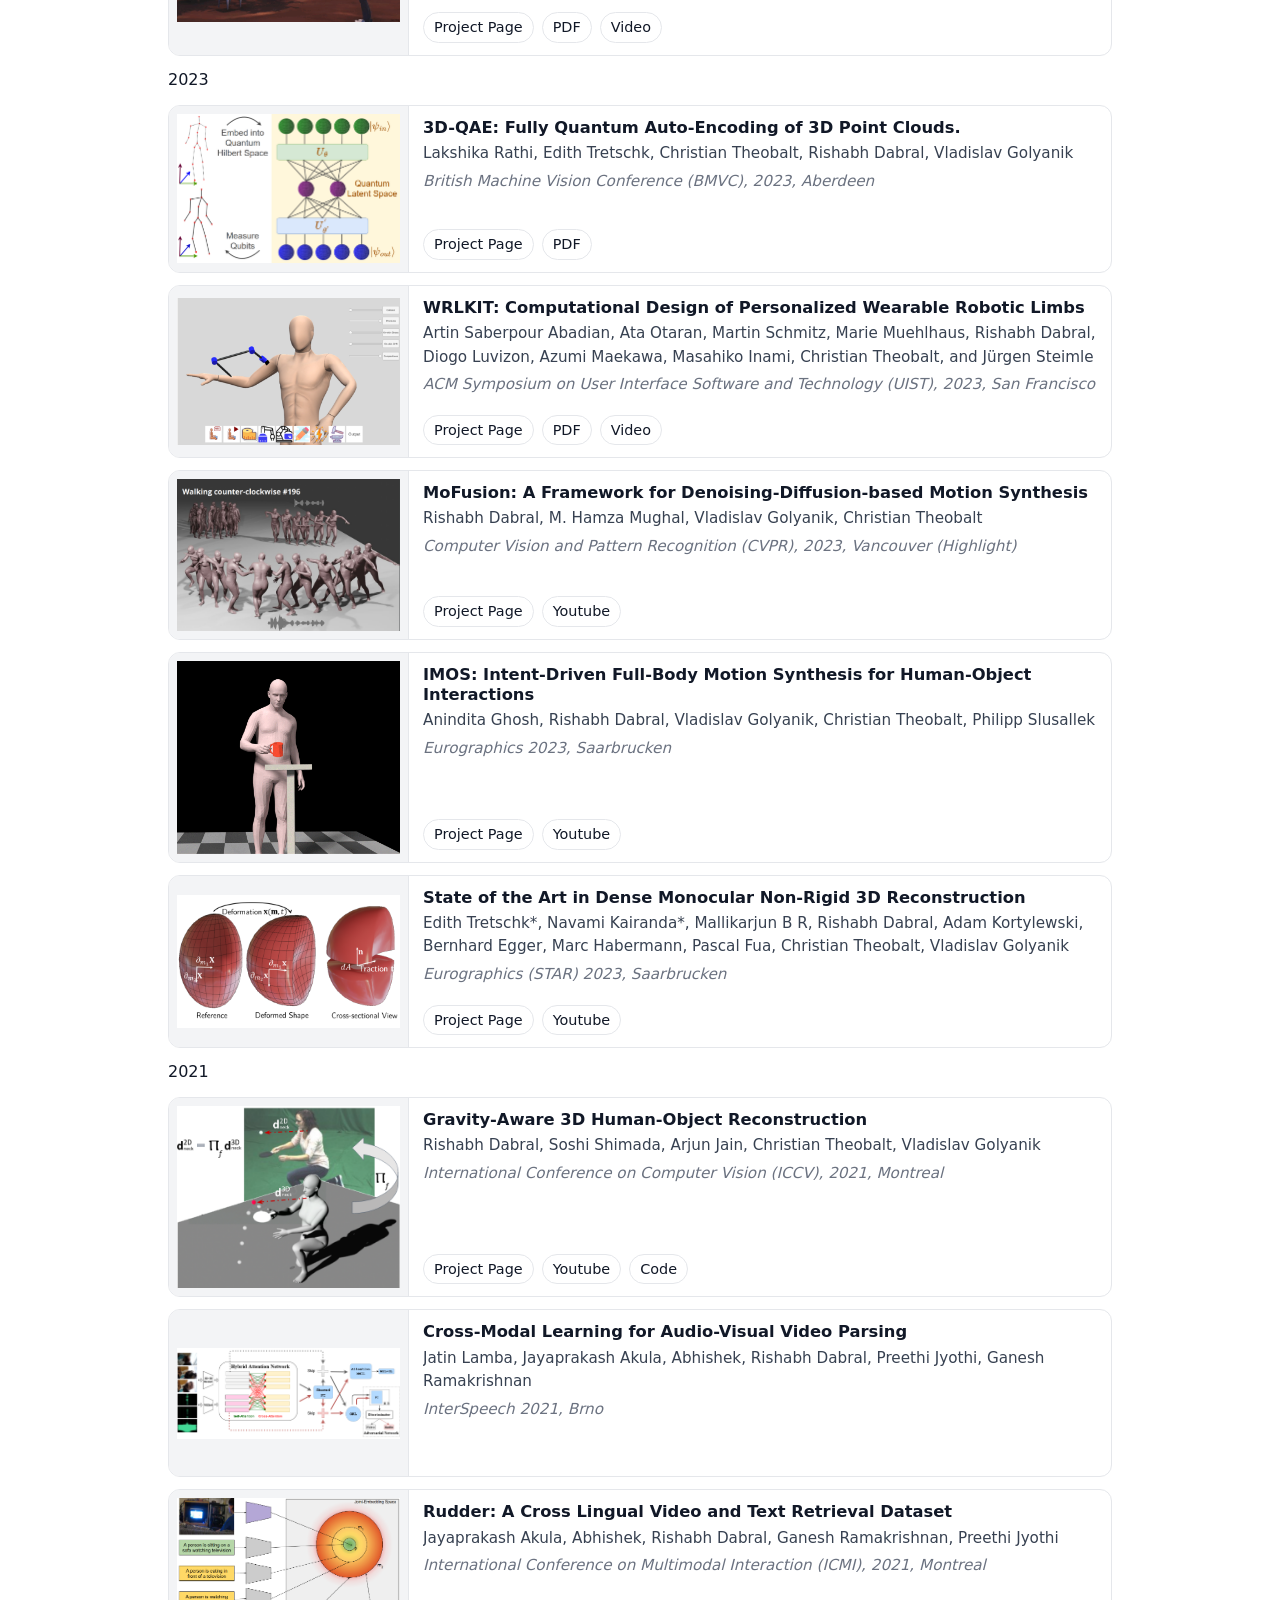
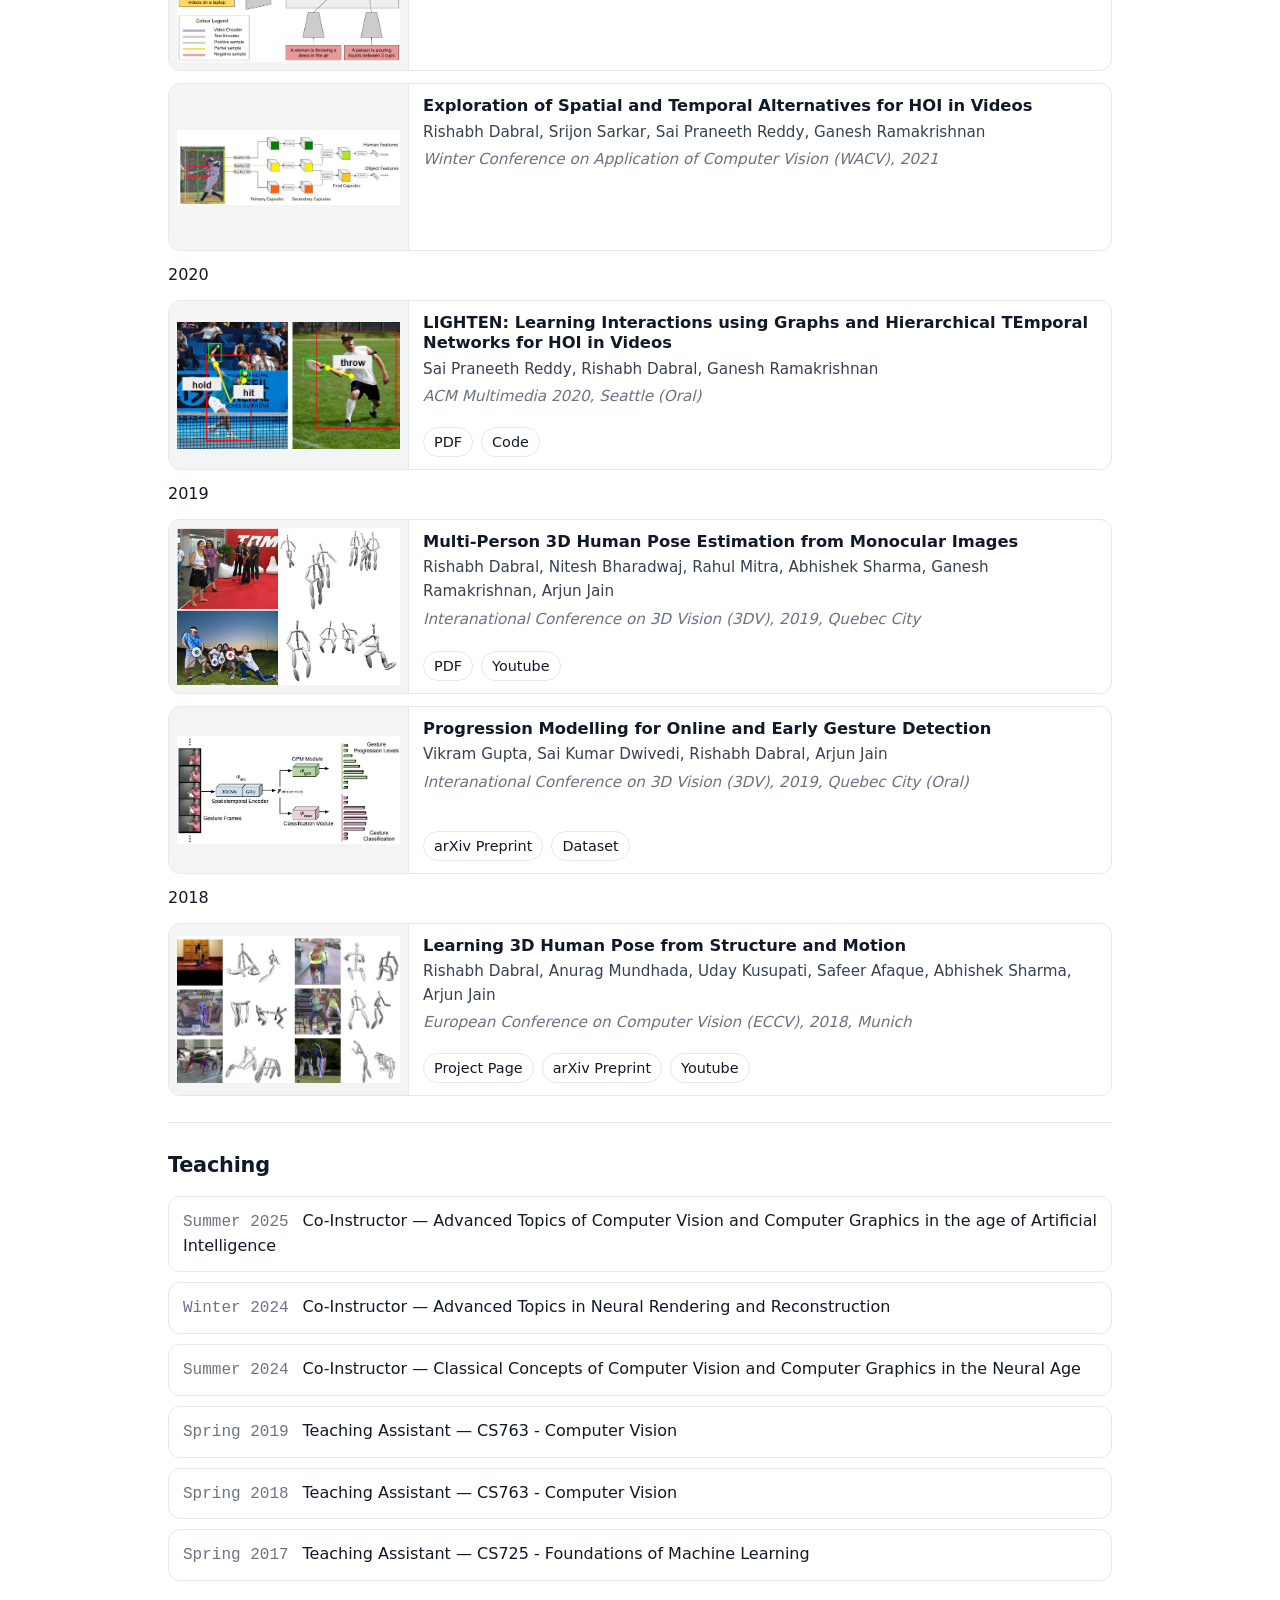
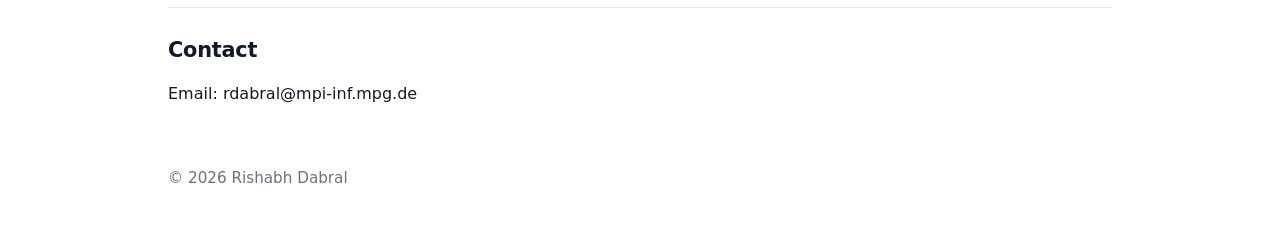
<file: prototypes/prototype_filters_stacked.html>
<!DOCTYPE html>

<html lang="en">
<head>
<base href="../"/>
<meta charset="utf-8"/>
<meta content="width=device-width, initial-scale=1" name="viewport"/>
<title>Prototype: Stacked Filters</title>
<meta content="Rishabh Dabral — 3D Visual Intelligence, human performance capture and synthesis." name="description"/>
<link href="assets/favicon.svg" rel="icon" type="image/svg+xml"/>
<link href="assets/style.css" rel="stylesheet"/>
<style>.pub-controls{grid-template-columns:1fr !important;} .topic-details{grid-column:auto !important;}</style></head>
<body>
<main class="container" id="main">
<section aria-label="Intro" class="intro">
<h1>Rishabh Dabral</h1>
<p>I lead the 3D Visual Intelligence group at MPI for Informatics. My work focuses on 3D human performance capture, synthesis, and multi-modal interactions.</p>
</section>
<section class="section" style="padding-top:0"><p class="subtle">Prototype B: Filters are stacked (single column) for maximum simplicity.</p></section>
<section class="section about" id="about">
<h2>About</h2>
<div class="about-grid">
<img alt="Portrait photo of Rishabh Dabral" class="about-photo" src="media/headshot2.png"/>
<div>
<p>I lead the "3D Visual Intelligence" Research Group at the <a href="https://www.mpi-inf.mpg.de/home/" rel="noopener noreferrer" target="_blank">Max Planck Institute for Informatics</a>. I am also associated with the Research Training Group on <a href="https://www.neuroexplicit.org/" rel="noopener noreferrer" target="_blank">Neuro-Explicit Models of Language, Vision, and Action</a> at <a href="https://www.uni-saarland.de/en/home.html" rel="noopener noreferrer" target="_blank">Saarland University</a>.</p>
<p>My research interests lie in the intersection of 3D computer vision, computer graphics, and multi-modal interactions. I am particularly interested in developing algorithms for 3D human performance capture and synthesis.</p>
<p class="subtle">Some research questions we explore include:</p>
<ul>
<li>Human Motion Synthesis for Animation and Robotics</li><li>Human-Object Interaction</li><li>Human Performance Capture</li><li>Behavioral Modeling of Social Interactions</li>
</ul>
<div class="callout"><strong>Open PhD positions.</strong> We are looking for outstanding PhD students to join us. If the topics above excite you, please reach out with an email containing your CV, transcripts, and a research statement describing your past work and your motivation behind pursuing a PhD.</div>
</div>
</div>
</section>
<section class="section" id="news">
<h2>News</h2>
<ul class="news-list" id="news-list"><noscript>Enable JavaScript to see the latest news updates.</noscript></ul>
</section>
<section class="section" id="publications">
<h2>Publications</h2><div class="pub-controls"><label class="control"><span>Search</span><input autocomplete="off" id="pub-search" placeholder="Title, author, venue, topic…" type="search"/></label><label class="control"><span>Year</span><select aria-label="Filter by year" id="pub-year"></select></label><label class="control"><span>Venue</span><select aria-label="Filter by venue" id="pub-venue"></select></label><details class="topic-details"><summary>Topics</summary><div class="topic-list" id="topic-list"></div></details><button class="btn-small" id="pub-clear" type="button">Clear</button><div aria-live="polite" class="pub-count" id="pub-count"></div></div><div aria-live="polite" class="pub-list" id="pub-list"></div>

</section>
<section class="section" id="teaching">
<h2>Teaching</h2>
<ul class="teaching-list">
<li><span class="when">Summer 2025</span> Co-Instructor — <a href="https://vcai.mpi-inf.mpg.de/teaching/vcai_seminar_2025/topics.html" rel="noopener noreferrer" target="_blank">Advanced Topics of Computer Vision and Computer Graphics in the age of Artificial Intelligence</a></li>
<li><span class="when">Winter 2024</span> Co-Instructor — <a href="https://vcai.mpi-inf.mpg.de/teaching/vcai_lecture_WS2425/" rel="noopener noreferrer" target="_blank">Advanced Topics in Neural Rendering and Reconstruction</a></li>
<li><span class="when">Summer 2024</span> Co-Instructor — <a href="https://vcai.mpi-inf.mpg.de/teaching/vcai_seminar_2024/topics.html" rel="noopener noreferrer" target="_blank">Classical Concepts of Computer Vision and Computer Graphics in the Neural Age</a></li>
<li><span class="when">Spring 2019</span> Teaching Assistant — <a href="https://github.com/cs763/Spring2019" rel="noopener noreferrer" target="_blank">CS763 - Computer Vision</a></li>
<li><span class="when">Spring 2018</span> Teaching Assistant — <a href="https://github.com/cs763/Spring2018" rel="noopener noreferrer" target="_blank">CS763 - Computer Vision</a></li>
<li><span class="when">Spring 2017</span> Teaching Assistant — <a href="https://www.cse.iitb.ac.in/~cs725/" rel="noopener noreferrer" target="_blank">CS725 - Foundations of Machine Learning</a></li>
</ul>
</section>
<section class="section" id="contact">
<h2>Contact</h2>
<p>Email: <a href="mailto:rdabral@mpi-inf.mpg.de">rdabral@mpi-inf.mpg.de</a></p>
</section>
<footer class="footer">
<div>© 2026 Rishabh Dabral</div>
</footer>
</main>
<script src="assets/site.js" defer></script></body>
</html>
</file>
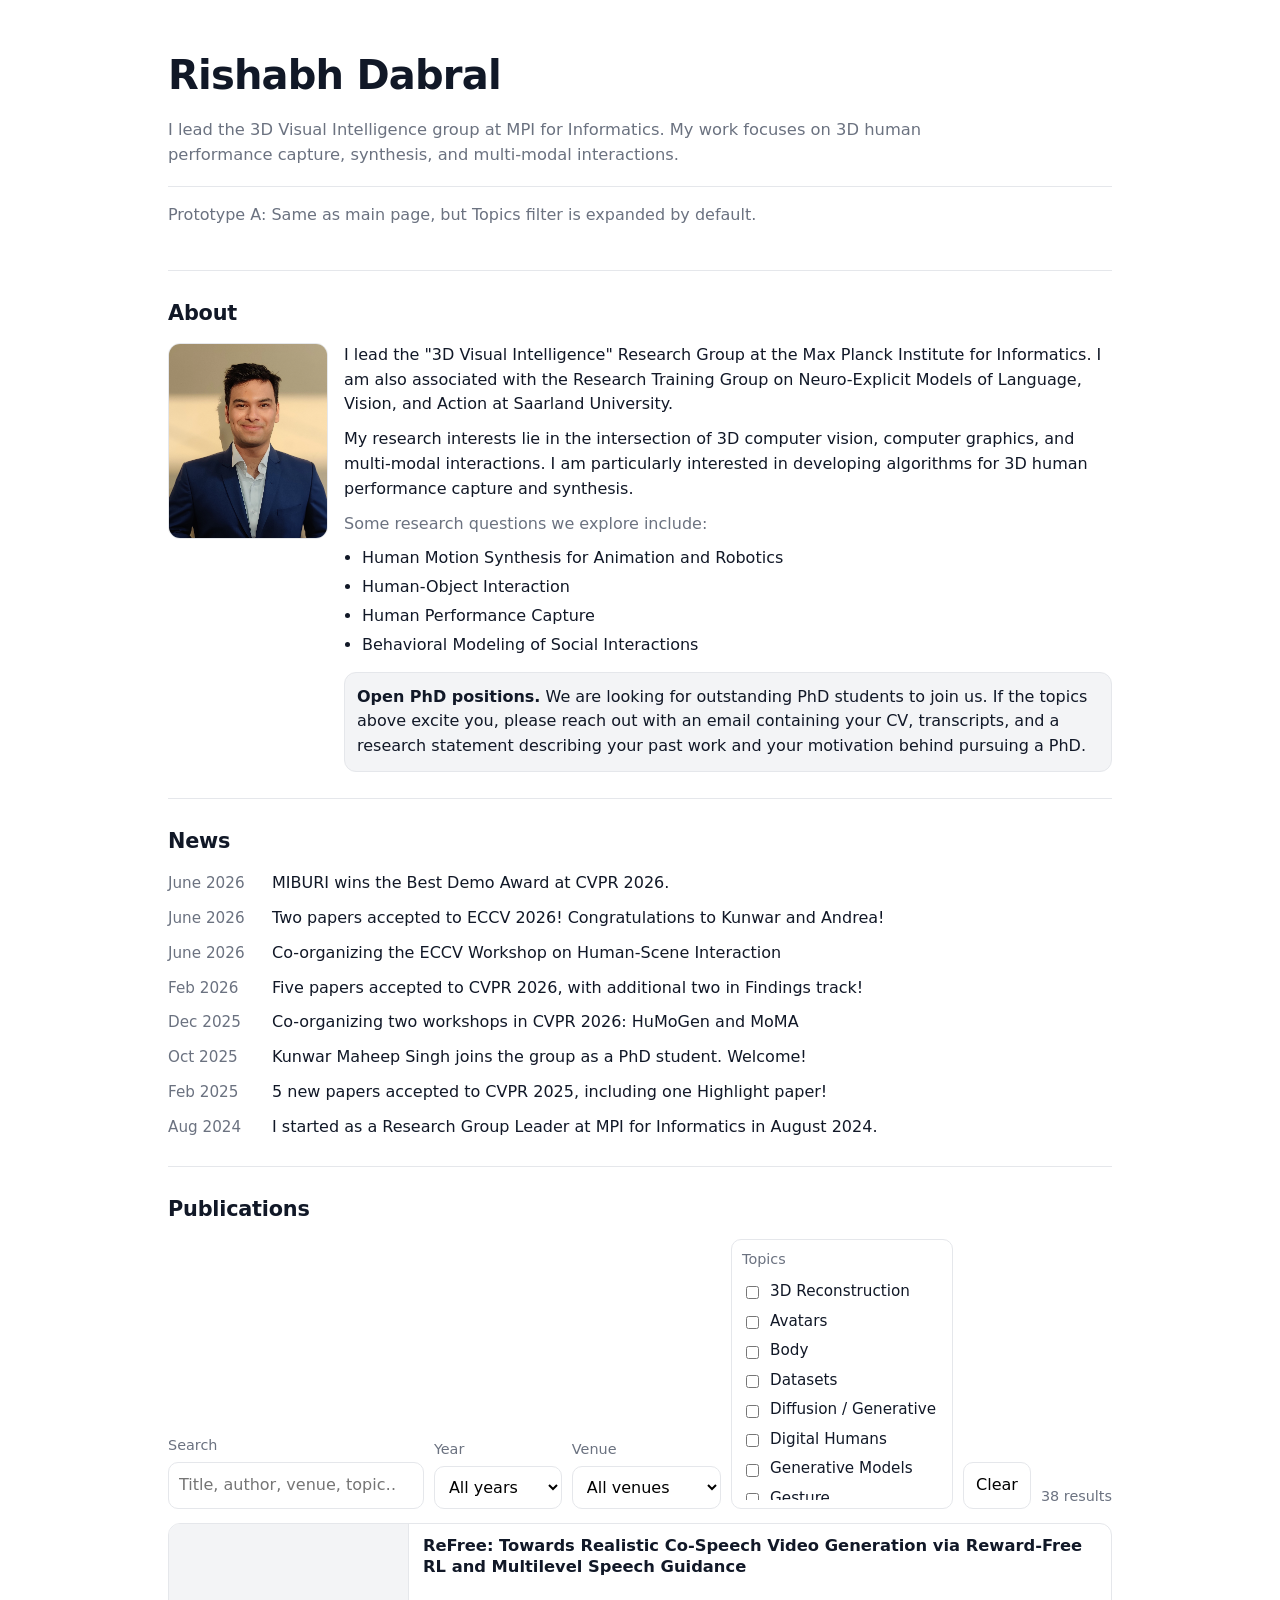
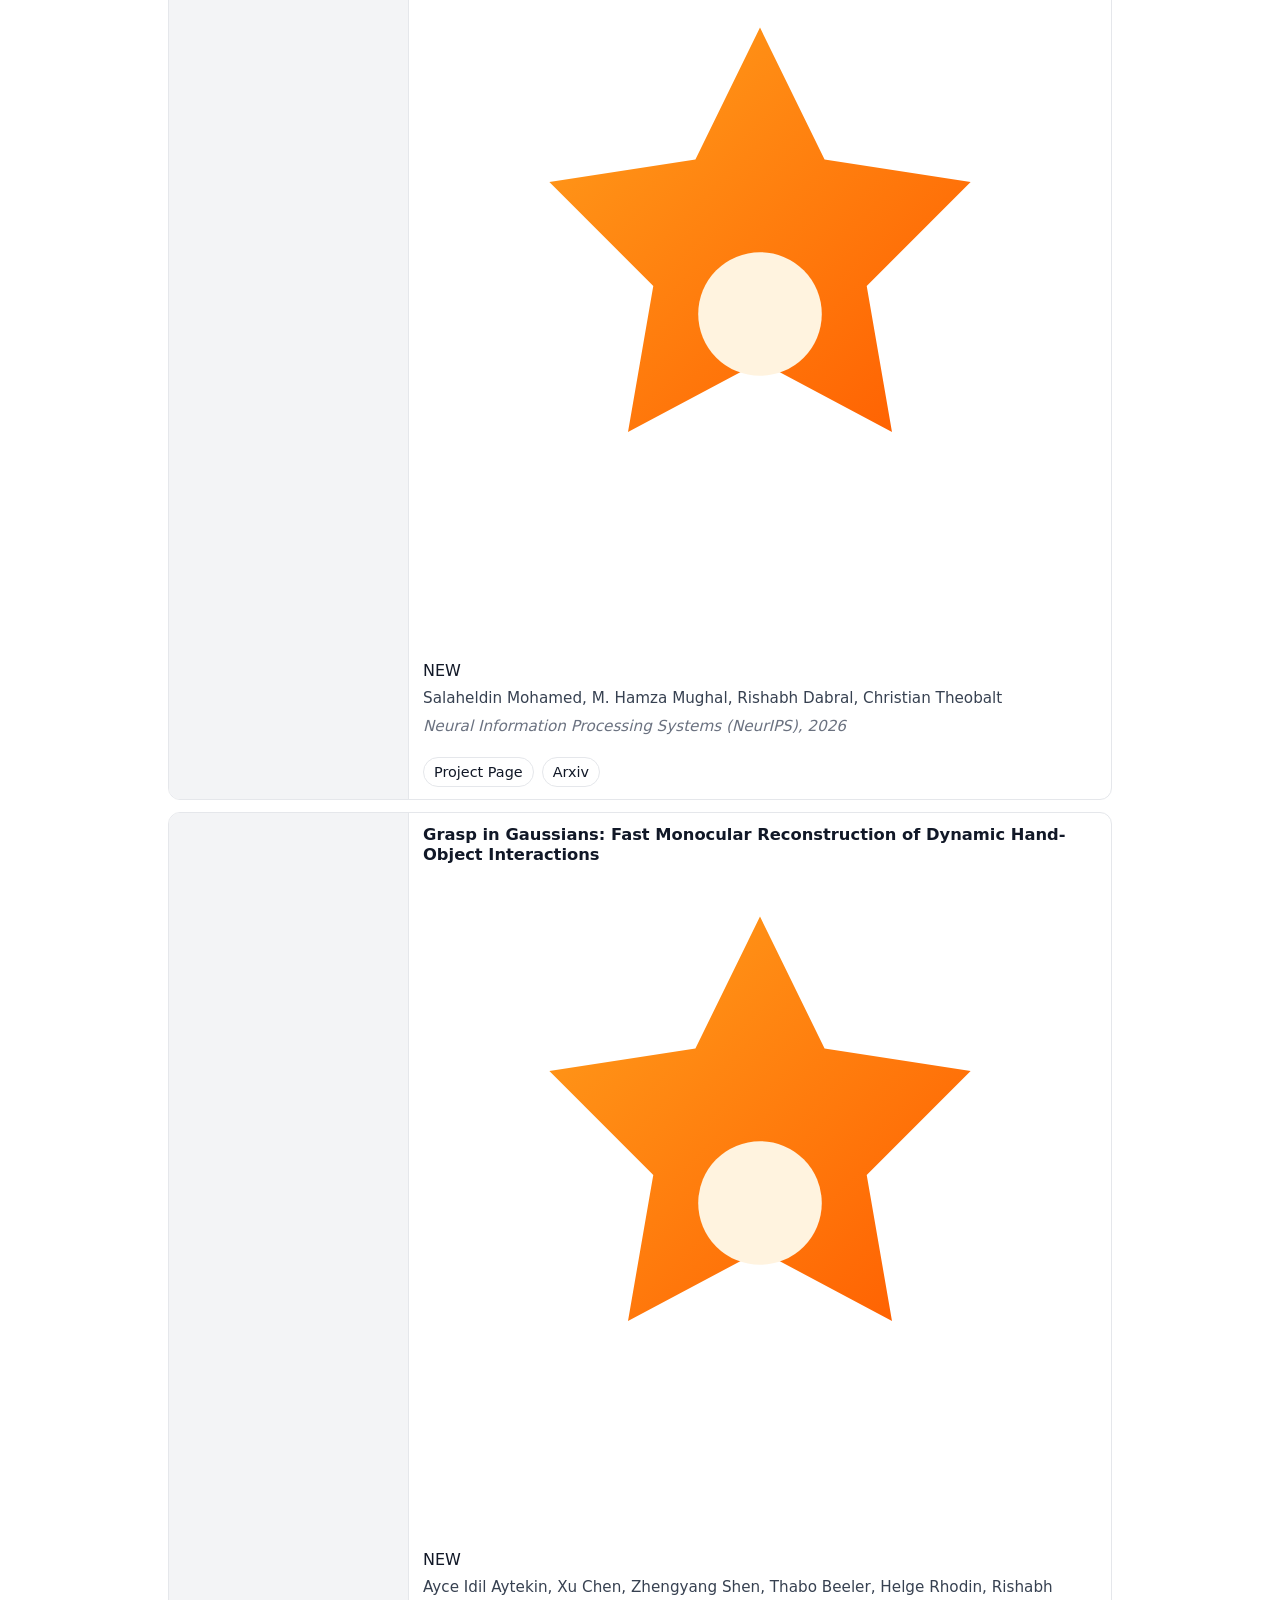
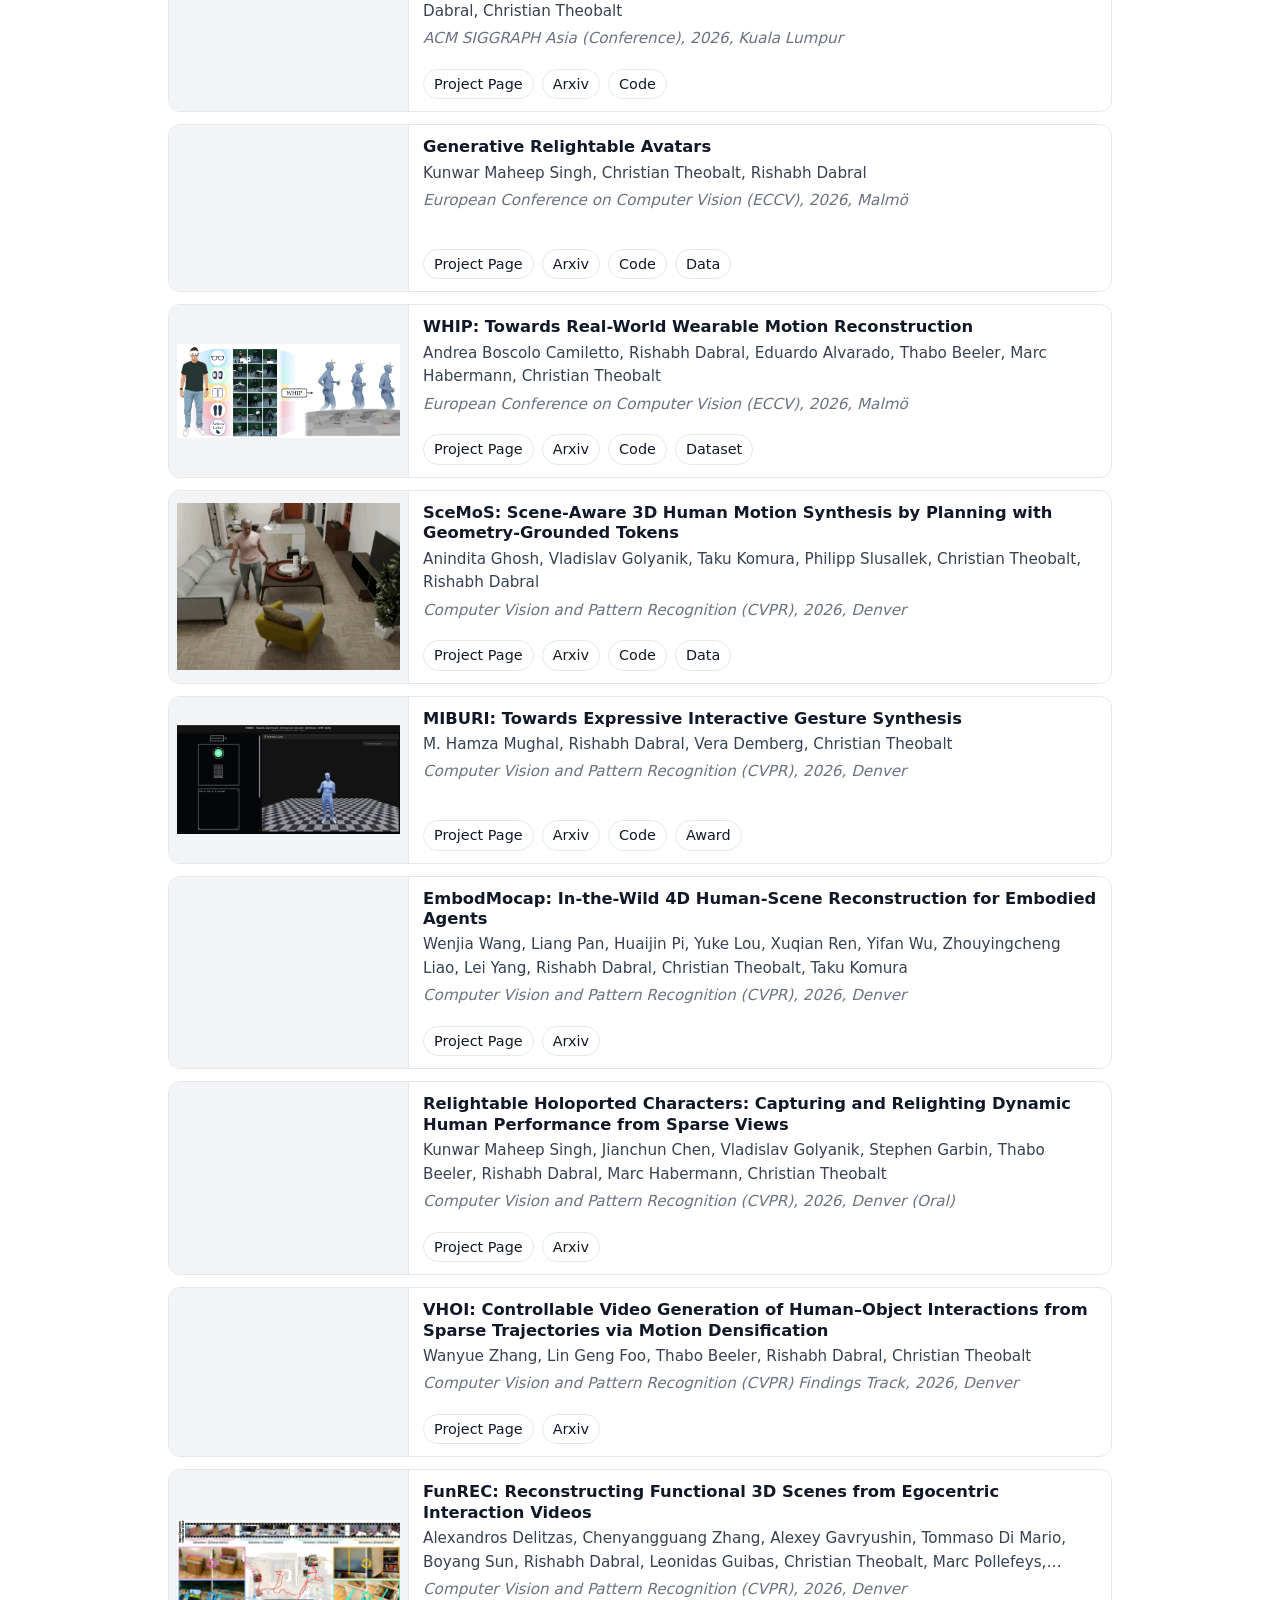
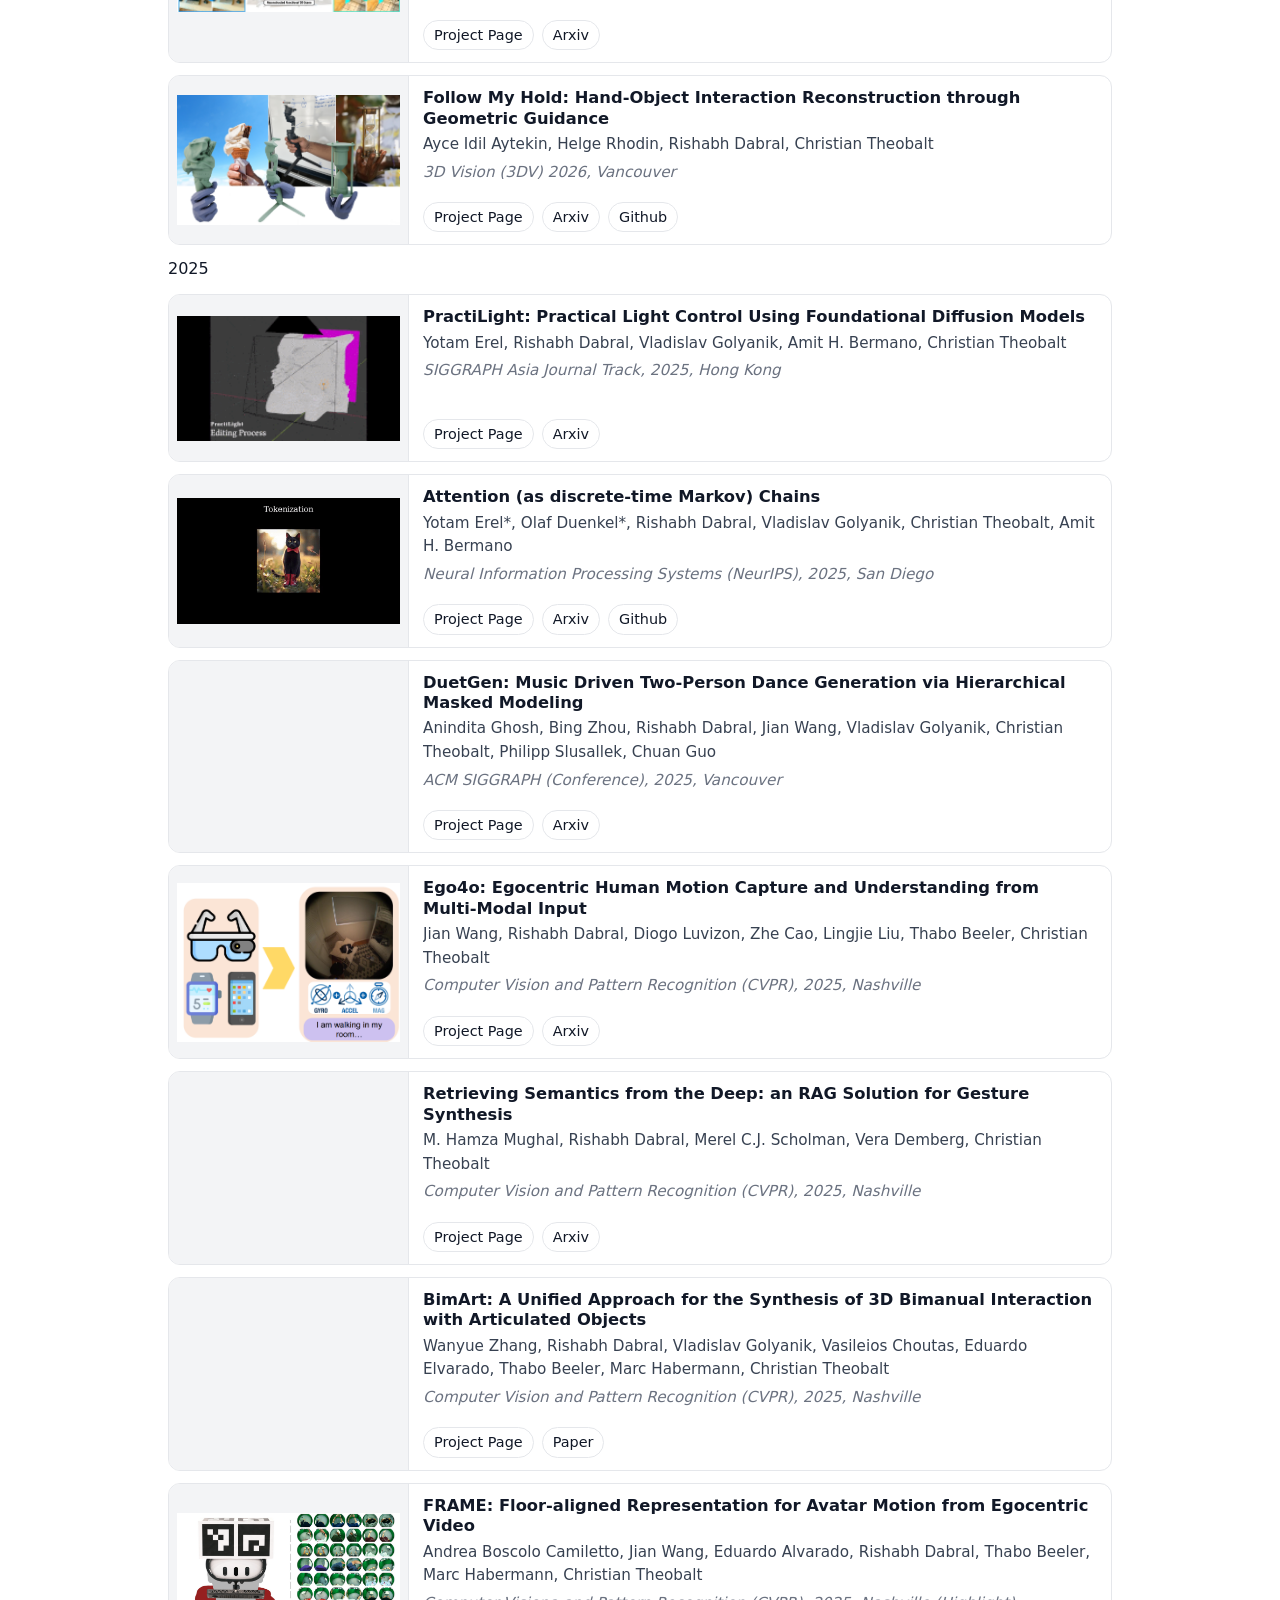
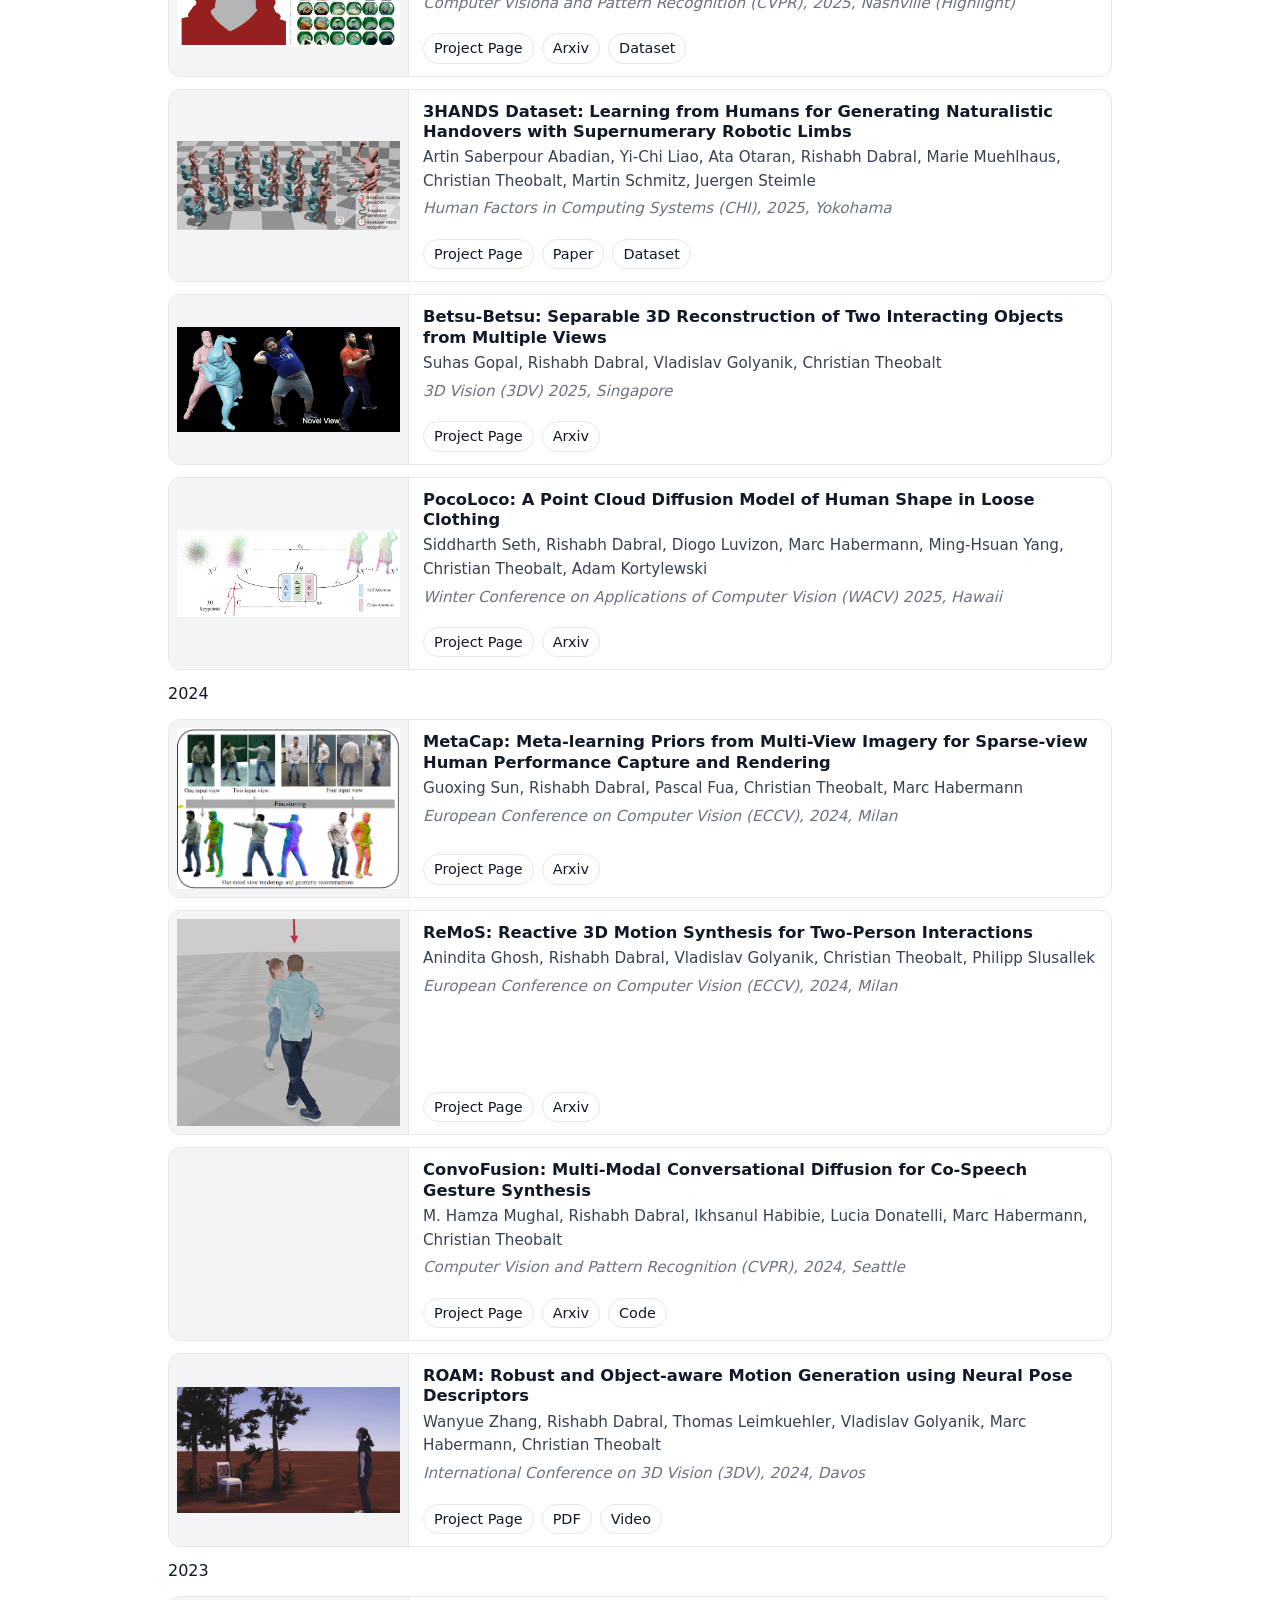
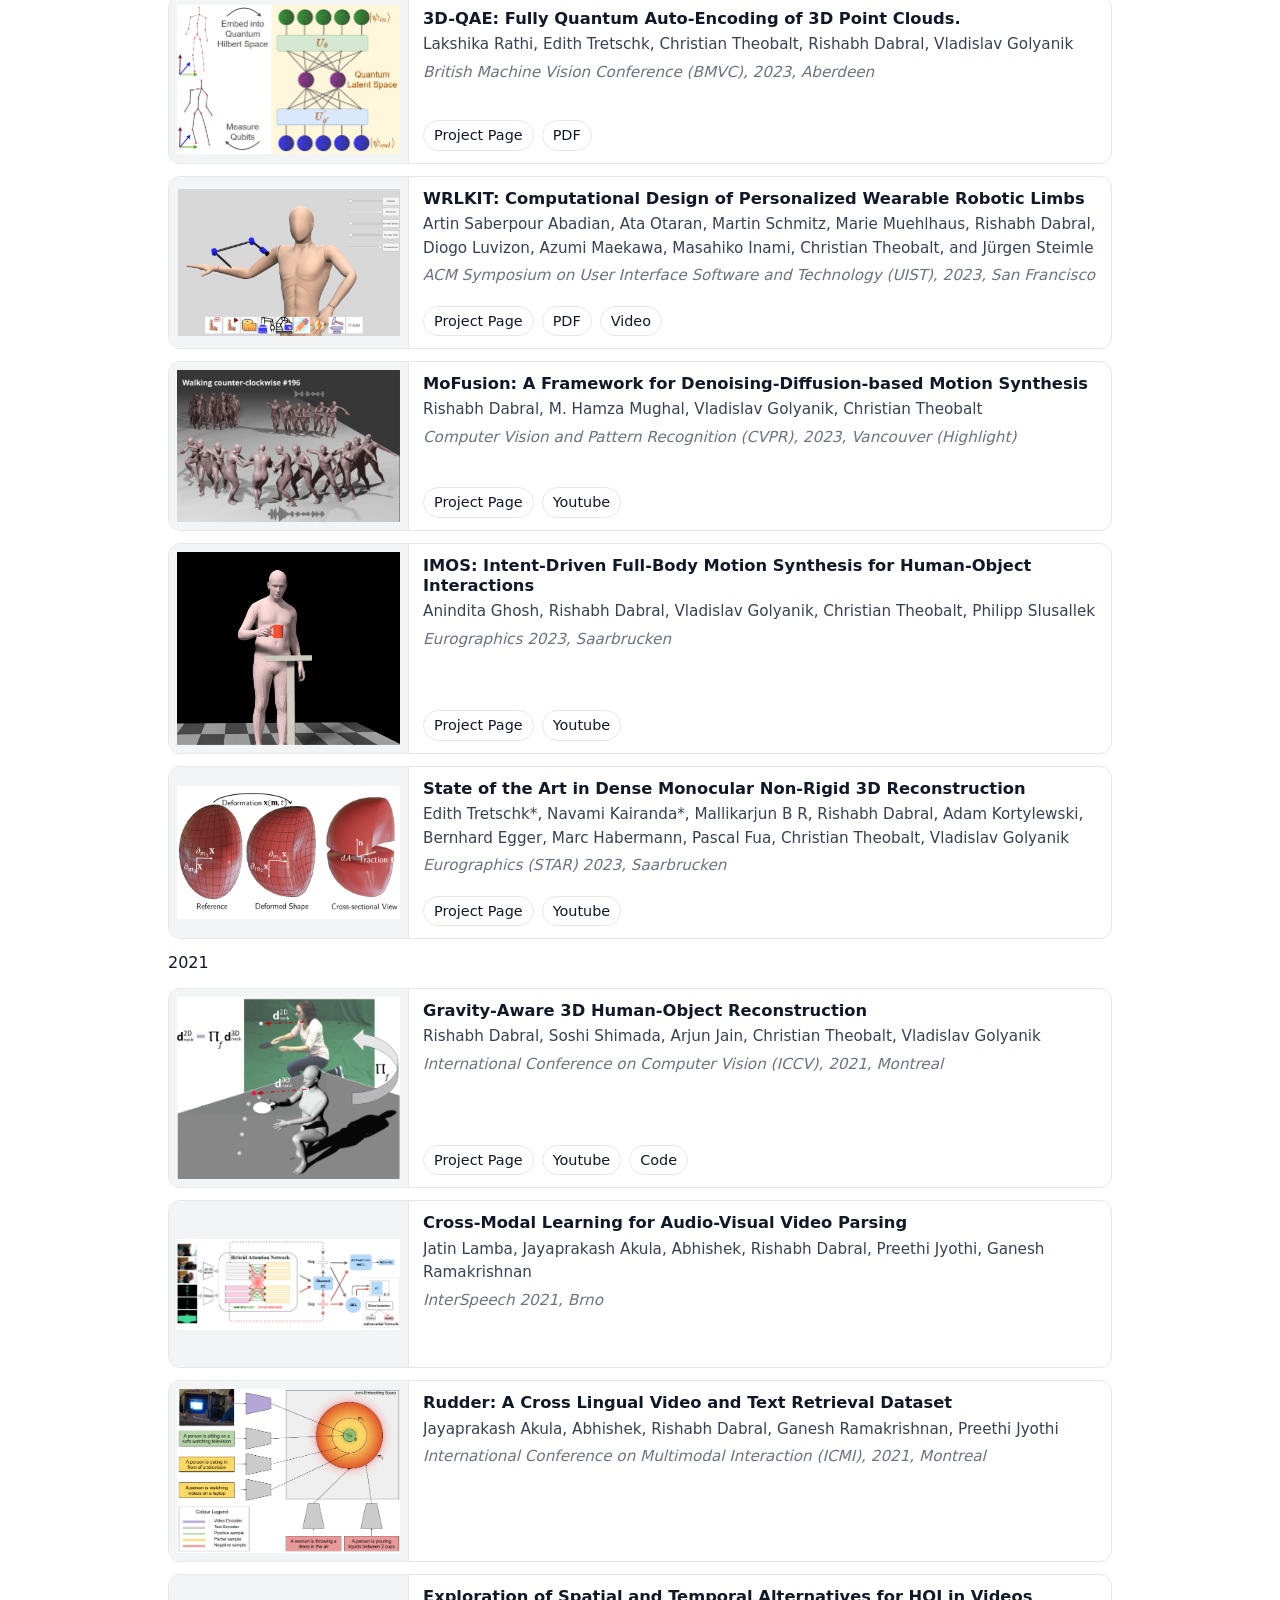
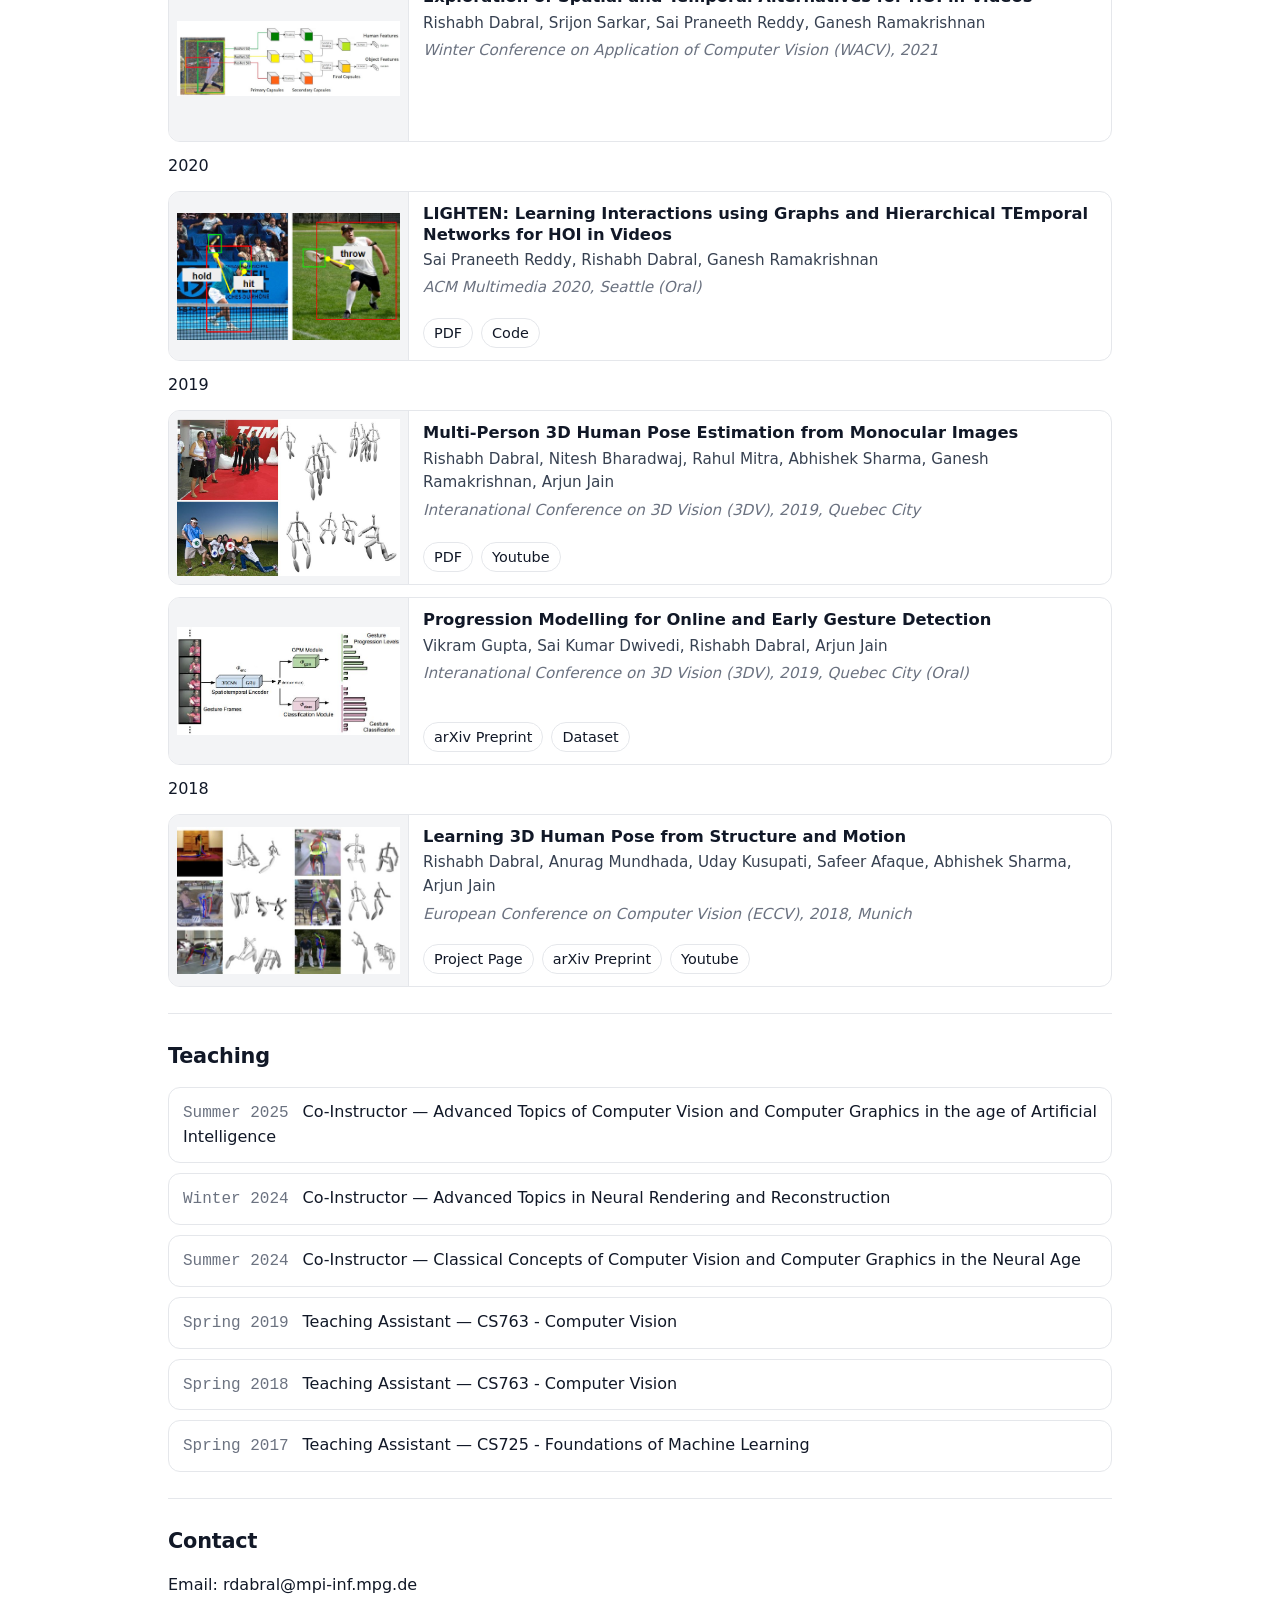
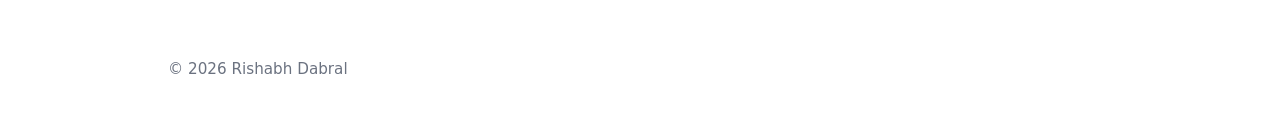
<file: prototypes/prototype_topics_expanded.html>
<!DOCTYPE html>

<html lang="en">
<head>
<base href="../"/>
<meta charset="utf-8"/>
<meta content="width=device-width, initial-scale=1" name="viewport"/>
<title>Prototype: Topics Expanded</title>
<meta content="Rishabh Dabral — 3D Visual Intelligence, human performance capture and synthesis." name="description"/>
<link href="assets/favicon.svg" rel="icon" type="image/svg+xml"/>
<link href="assets/style.css" rel="stylesheet"/>
</head>
<body>
<main class="container" id="main">
<section aria-label="Intro" class="intro">
<h1>Rishabh Dabral</h1>
<p>I lead the 3D Visual Intelligence group at MPI for Informatics. My work focuses on 3D human performance capture, synthesis, and multi-modal interactions.</p>
</section>
<section class="section" style="padding-top:0"><p class="subtle">Prototype A: Same as main page, but Topics filter is expanded by default.</p></section>
<section class="section about" id="about">
<h2>About</h2>
<div class="about-grid">
<img alt="Portrait photo of Rishabh Dabral" class="about-photo" src="media/headshot2.png"/>
<div>
<p>I lead the "3D Visual Intelligence" Research Group at the <a href="https://www.mpi-inf.mpg.de/home/" rel="noopener noreferrer" target="_blank">Max Planck Institute for Informatics</a>. I am also associated with the Research Training Group on <a href="https://www.neuroexplicit.org/" rel="noopener noreferrer" target="_blank">Neuro-Explicit Models of Language, Vision, and Action</a> at <a href="https://www.uni-saarland.de/en/home.html" rel="noopener noreferrer" target="_blank">Saarland University</a>.</p>
<p>My research interests lie in the intersection of 3D computer vision, computer graphics, and multi-modal interactions. I am particularly interested in developing algorithms for 3D human performance capture and synthesis.</p>
<p class="subtle">Some research questions we explore include:</p>
<ul>
<li>Human Motion Synthesis for Animation and Robotics</li><li>Human-Object Interaction</li><li>Human Performance Capture</li><li>Behavioral Modeling of Social Interactions</li>
</ul>
<div class="callout"><strong>Open PhD positions.</strong> We are looking for outstanding PhD students to join us. If the topics above excite you, please reach out with an email containing your CV, transcripts, and a research statement describing your past work and your motivation behind pursuing a PhD.</div>
</div>
</div>
</section>
<section class="section" id="news">
<h2>News</h2>
<ul class="news-list" id="news-list"><noscript>Enable JavaScript to see the latest news updates.</noscript></ul>
</section>
<section class="section" id="publications">
<h2>Publications</h2><div class="pub-controls"><label class="control"><span>Search</span><input autocomplete="off" id="pub-search" placeholder="Title, author, venue, topic…" type="search"/></label><label class="control"><span>Year</span><select aria-label="Filter by year" id="pub-year"></select></label><label class="control"><span>Venue</span><select aria-label="Filter by venue" id="pub-venue"></select></label><details class="topic-details" open><summary>Topics</summary><div class="topic-list" id="topic-list"></div></details><button class="btn-small" id="pub-clear" type="button">Clear</button><div aria-live="polite" class="pub-count" id="pub-count"></div></div><div aria-live="polite" class="pub-list" id="pub-list"></div>

</section>
<section class="section" id="teaching">
<h2>Teaching</h2>
<ul class="teaching-list">
<li><span class="when">Summer 2025</span> Co-Instructor — <a href="https://vcai.mpi-inf.mpg.de/teaching/vcai_seminar_2025/topics.html" rel="noopener noreferrer" target="_blank">Advanced Topics of Computer Vision and Computer Graphics in the age of Artificial Intelligence</a></li>
<li><span class="when">Winter 2024</span> Co-Instructor — <a href="https://vcai.mpi-inf.mpg.de/teaching/vcai_lecture_WS2425/" rel="noopener noreferrer" target="_blank">Advanced Topics in Neural Rendering and Reconstruction</a></li>
<li><span class="when">Summer 2024</span> Co-Instructor — <a href="https://vcai.mpi-inf.mpg.de/teaching/vcai_seminar_2024/topics.html" rel="noopener noreferrer" target="_blank">Classical Concepts of Computer Vision and Computer Graphics in the Neural Age</a></li>
<li><span class="when">Spring 2019</span> Teaching Assistant — <a href="https://github.com/cs763/Spring2019" rel="noopener noreferrer" target="_blank">CS763 - Computer Vision</a></li>
<li><span class="when">Spring 2018</span> Teaching Assistant — <a href="https://github.com/cs763/Spring2018" rel="noopener noreferrer" target="_blank">CS763 - Computer Vision</a></li>
<li><span class="when">Spring 2017</span> Teaching Assistant — <a href="https://www.cse.iitb.ac.in/~cs725/" rel="noopener noreferrer" target="_blank">CS725 - Foundations of Machine Learning</a></li>
</ul>
</section>
<section class="section" id="contact">
<h2>Contact</h2>
<p>Email: <a href="mailto:rdabral@mpi-inf.mpg.de">rdabral@mpi-inf.mpg.de</a></p>
</section>
<footer class="footer">
<div>© 2026 Rishabh Dabral</div>
</footer>
</main>
<script src="assets/site.js" defer></script></body>
</html>
</file>
<file: assets/style_mpi.css>
:root{
  /* Max Planck Institute for Informatics inspired palette (experimental) */
  --mpi-blue:#005AA4;
  --mpi-blue-dark:#00467E;
  --mpi-yellow:#F6C700;

  --bg:#ffffff;
  --text:#111827;
  --muted:#5b6472;
  --border:#d9e2f0;
  --soft:#f4f8ff;

  --link: var(--mpi-blue);
  --link-hover: var(--mpi-blue-dark);

  --maxw: 980px;
  --radius: 12px;
  --sans: ui-sans-serif, system-ui, -apple-system, Segoe UI, Roboto, Helvetica, Arial, "Apple Color Emoji","Segoe UI Emoji";
}

*{ box-sizing:border-box; }
html{ scroll-behavior:smooth; }
body{
  margin:0;
  font-family: var(--sans);
  color: var(--text);
  background: var(--bg);
  line-height:1.55;

::selection{ background: rgba(246,199,0,.45); }

:focus-visible{
  outline: 3px solid rgba(246,199,0,.75);
  outline-offset: 2px;
  border-radius: 8px;
}

}

/* Accessibility */
.skip-link{
  position:absolute;
  left: -999px;
  top: 8px;
  padding: 10px 12px;
  border-radius: 10px;
  border: 1px solid var(--border);
  background: #fff;
  color: var(--text);
  z-index: 1000;
}
.skip-link:focus{ left: 12px; border-color: rgba(0,90,164,.45); }

/* Header (minimal, responsive) */
.site-header{
  position: sticky;
  top: 0;
  z-index: 50;
  background: rgba(255,255,255,.92);
  border-bottom: 1px solid var(--border);
  backdrop-filter: blur(8px);
}

.header-inner{
  display:flex;
  align-items:center;
  justify-content: space-between;
  gap: 12px;
  padding-top: 12px;
  padding-bottom: 12px;
  position: relative;
}

.brand-title{
  font-weight: 720;
  letter-spacing: -0.02em;
  line-height: 1.1;
}
.brand-subtitle{
  font-size: .92rem;
  color: var(--muted);
  margin-top: 2px;
}

.site-nav{
  display:flex;
  align-items:center;
  gap: 10px;
}

.site-nav a{
  text-decoration:none;
  color: var(--text);
  padding: 6px 10px;
  border-radius: 999px;
}
.site-nav a:hover{ background: rgba(0,90,164,.08); text-decoration:none; }

.nav-toggle{
  display:none;
  border: 1px solid var(--border);
  background: #fff;
  border-radius: 10px;
  padding: 10px 11px;
  cursor: pointer;
}
.nav-toggle:hover{ background: rgba(0,90,164,.06); }

.nav-toggle-bars{
  display:block;
  width: 18px;
  height: 12px;
  position: relative;
}
.nav-toggle-bars::before,
.nav-toggle-bars::after{
  content:"";
  position:absolute;
  left:0;
  right:0;
  height:2px;
  background: var(--text);
  border-radius: 999px;
}
.nav-toggle-bars::before{ top: 1px; box-shadow: 0 5px 0 0 var(--text); }
.nav-toggle-bars::after{ bottom: 1px; }

section{ scroll-margin-top: 84px; }

a{ color: var(--link); text-decoration: none; }
a:hover{ text-decoration: none; color: var(--link-hover); }

.container{
  max-width: var(--maxw);
  margin: 0 auto;
  padding: 18px;
}

.intro{
  padding-top: 26px;
  padding-bottom: 18px;
}

h1{
  font-size: clamp(1.9rem, 4vw, 2.5rem);
  letter-spacing: -0.02em;
  margin: 0;
}

.intro p{
  margin: .7rem 0 0 0;
  max-width: 75ch;
  color: var(--muted);
  font-size: 1.02rem;
}

.section{
  padding: 26px 0;
  border-top: 1px solid var(--border);
}
.section:first-of-type{
  border-top: 0;
}

h2{
  font-size: 1.3rem;
  margin: 0 0 14px 0;
  letter-spacing: -0.01em;
}

.about-grid{
  display:grid;
  grid-template-columns: 160px 1fr;
  gap: 16px;
  align-items: start;
}

.about-photo{
  width: 160px;
  height: auto;
  border-radius: var(--radius);
  border: 1px solid var(--border);
  display:block;
}

.about p{ margin: 0 0 10px 0; }
.about ul{ margin: 8px 0 0 18px; padding:0; }
.about li{ margin: 4px 0; }

.subtle{
  color: var(--muted);
}

.callout{
  margin-top: 14px;
  padding: 12px 12px;
  border: 1px solid var(--border);
  border-radius: var(--radius);
  background: var(--soft);
}

.news-list{
  list-style:none;
  padding:0;
  margin:0;
  display:grid;
  gap: 4px;
}

.news-item{
  display:flex;
  gap: 12px;
  align-items: baseline;
}

.news-date{
  color: var(--muted);
  min-width: 92px;
  font-size: .95rem;
}

.pub-controls{
  display: grid;
  grid-template-columns: 1.2fr .6fr .7fr auto auto auto;
  gap: 10px;
  align-items: end;
  margin: 12px 0 14px 0;
}

.control{
  display: grid;
  gap: 6px;
  min-width: 0;
}

.control span{
  font-size: .9rem;
  color: var(--muted);
}

.control input,
.control select{
  width: 100%;
  border: 1px solid var(--border);
  border-radius: 10px;
  padding: 10px 10px;
  background: #fff;
  font: inherit;
  min-width: 0;
}

.topic-details{
  border: 1px solid var(--border);
  border-radius: 10px;
  background: #fff;
  padding: 8px 10px;
  height: fit-content;
}
.topic-details > summary{
  cursor: pointer;
  list-style: none;
  color: var(--muted);
  font-size: .9rem;
}
.topic-details > summary::-webkit-details-marker{ display:none; }

.topic-list{
  display: grid;
  grid-template-columns: 1fr;
  gap: 6px;
  margin-top: 10px;
  max-height: 220px;
  overflow: auto;
  padding-right: 6px;
}

.topic-item{
  display: flex;
  gap: 8px;
  align-items: center;
  font-size: .95rem;
  color: #111827;
  user-select: none;
}
.topic-item input{ transform: translateY(1px); }

.btn-small{
  border: 1px solid var(--border);
  background: #fff;
  border-radius: 10px;
  padding: 10px 12px;
  font: inherit;
  cursor: pointer;
  height: fit-content;
}
.btn-small:hover{ background: var(--soft); }

.pub-count{
  color: var(--muted);
  font-size: .9rem;
  white-space: nowrap;
  height: fit-content;
  padding-bottom: 2px;
}

@media (max-width: 900px){
  .pub-controls{
    grid-template-columns: 1fr 1fr;
    grid-auto-rows: auto;
    align-items: end;
  }
  .topic-details{ grid-column: 1 / -1; }
  .pub-count{ grid-column: 1 / -1; }
}

@media (max-width: 720px){
  .nav-toggle{ display:block; }
  .site-nav{
    display:none;
    position:absolute;
    top: calc(100% + 10px);
    left: 18px;
    right: 18px;
    flex-direction: column;
    align-items: stretch;
    padding: 10px;
    border: 1px solid var(--border);
    border-radius: var(--radius);
    background: #fff;
    box-shadow: 0 14px 40px rgba(0,0,0,.08);
  }
  .site-nav.open{ display:flex; }
  .site-nav a{ padding: 10px 12px; border-radius: 10px; }
}

.pub-list{
  display:grid;
  grid-template-columns: 1fr;
  gap: 12px;
}

.pub-year-divider{
  font-size: 1.12rem;
  font-weight: 700;
  color: var(--mpi-blue-dark);
  border-bottom: 1px solid var(--border);
  padding: 4px 2px 6px 2px;
  margin-top: 4px;
}

.pub-card{
  display:grid;
  /* Give media more horizontal room (helps wide images/GIFs/videos) */
  grid-template-columns: clamp(168px, 22vw, 240px) 1fr;
  align-items:stretch;

  border: 1px solid var(--border);
  border-radius: var(--radius);
  overflow:hidden;
  background: #fff;

  /* Fixed vertical size for uniform scanning */
  min-height: 168px;
}

.pub-thumb{
  background: var(--soft);
  border-right: 1px solid var(--border);
  display:flex;
  align-items:center;
  justify-content:center;
  padding: 8px;
  box-sizing: border-box;
}

.pub-thumb img,
.pub-thumb video{
  width: 100%;
  height: 100%;
  object-fit: contain;
  display:block;
}

.pub-body{
  padding: 12px 14px;
  display:flex;
  flex-direction: column;
  justify-content: space-between;
  gap: 8px;
  min-width: 0;
}

.pub-title{
  margin: 0;
  font-weight: 650;
  font-size: 1.02rem;
  line-height: 1.25;
  min-width: 0;
}

.pub-title-row{
  display: flex;
  align-items: flex-start;
  justify-content: space-between;
  gap: 10px;
}

.pub-badge-new{
  display: inline-flex;
  align-items: center;
  gap: 4px;
  flex-shrink: 0;
  font-size: .72rem;
  font-weight: 700;
  letter-spacing: .04em;
  color: #8a2b00;
  background: #fff4d6;
  border: 1px solid #f0c14d;
  border-radius: 999px;
  padding: 2px 8px 2px 6px;
  text-transform: uppercase;
}

.pub-badge-new img{
  width: 12px;
  height: 12px;
  display: block;
}

.pub-title a{ text-decoration: none; }
.pub-title a:hover{ text-decoration: underline; color: var(--link-hover); }

.pub-authors,
.pub-venue{
  margin: .25rem 0 0 0;
  font-size: .95rem;
}

.pub-authors{ color: #374151; }
.pub-venue{ color: var(--muted); }

.clamp-1, .clamp-2{
  display: -webkit-box;
  -webkit-box-orient: vertical;
  overflow: hidden;
}
.clamp-1{ -webkit-line-clamp: 1; }
.clamp-2{ -webkit-line-clamp: 2; }

/* Authors: wrap instead of being cut off (still uniform via 2-line clamp) */
.pub-authors{ overflow-wrap: anywhere; word-break: break-word; }
.pub-authors.clamp-1{ -webkit-line-clamp: 2; }

.pub-links{
  margin-top: auto;
  padding-top: 10px;
  display:flex;
  gap: 8px;
  overflow-x: auto;
  -webkit-overflow-scrolling: touch;
}

.pub-links a{
  font-size: .9rem;
  text-decoration: none;
  border: 1px solid var(--border);
  padding: 3px 10px;
  border-radius: 999px;
  white-space: nowrap;
  background: #fff;
}
.pub-links a:hover{ background: rgba(0,90,164,.06); border-color: rgba(0,90,164,.35); }

.teaching-list{
  list-style:none;
  padding:0;
  margin:0;
  display:grid;
  gap: 10px;
}

.teaching-list li{
  padding: 12px 14px;
  border: 1px solid var(--border);
  border-radius: var(--radius);
  background: #fff;
}

.when{
  font-family: ui-monospace, SFMono-Regular, Menlo, Monaco, Consolas, "Liberation Mono","Courier New", monospace;
  color: var(--muted);
  margin-right: .55rem;
  white-space: nowrap;
}

.footer{
  padding: 18px 0 28px 0;
  color: var(--muted);
  font-size: .95rem;
}


/* Inputs: subtle MPI blue focus */
.control input:focus,
.control select:focus{
  border-color: rgba(0,90,164,.55);
  box-shadow: 0 0 0 3px rgba(0,90,164,.12);
  outline: none;
}

@media (max-width: 640px){
  .about-grid{ grid-template-columns: 1fr; }
  .about-photo{ width: 140px; }
  .news-item{ flex-direction: column; gap: 4px; }
  .news-date{ min-width: auto; }

  .pub-card{ grid-template-columns: 1fr; min-height: 240px; }
  .pub-thumb{
    border-right: 0;
    border-bottom: 1px solid var(--border);
    /* Slightly taller media area on mobile for better legibility */
    height: 180px;
    padding: 6px;
  }

  /* Show full publication text on phones (no ellipsis clamp). */
  .pub-card .clamp-1,
  .pub-card .clamp-2{
    display: block;
    overflow: visible;
    -webkit-line-clamp: unset;
    -webkit-box-orient: initial;
  }

  .pub-title,
  .pub-authors,
  .pub-venue{
    white-space: normal;
  }
}
</file>
